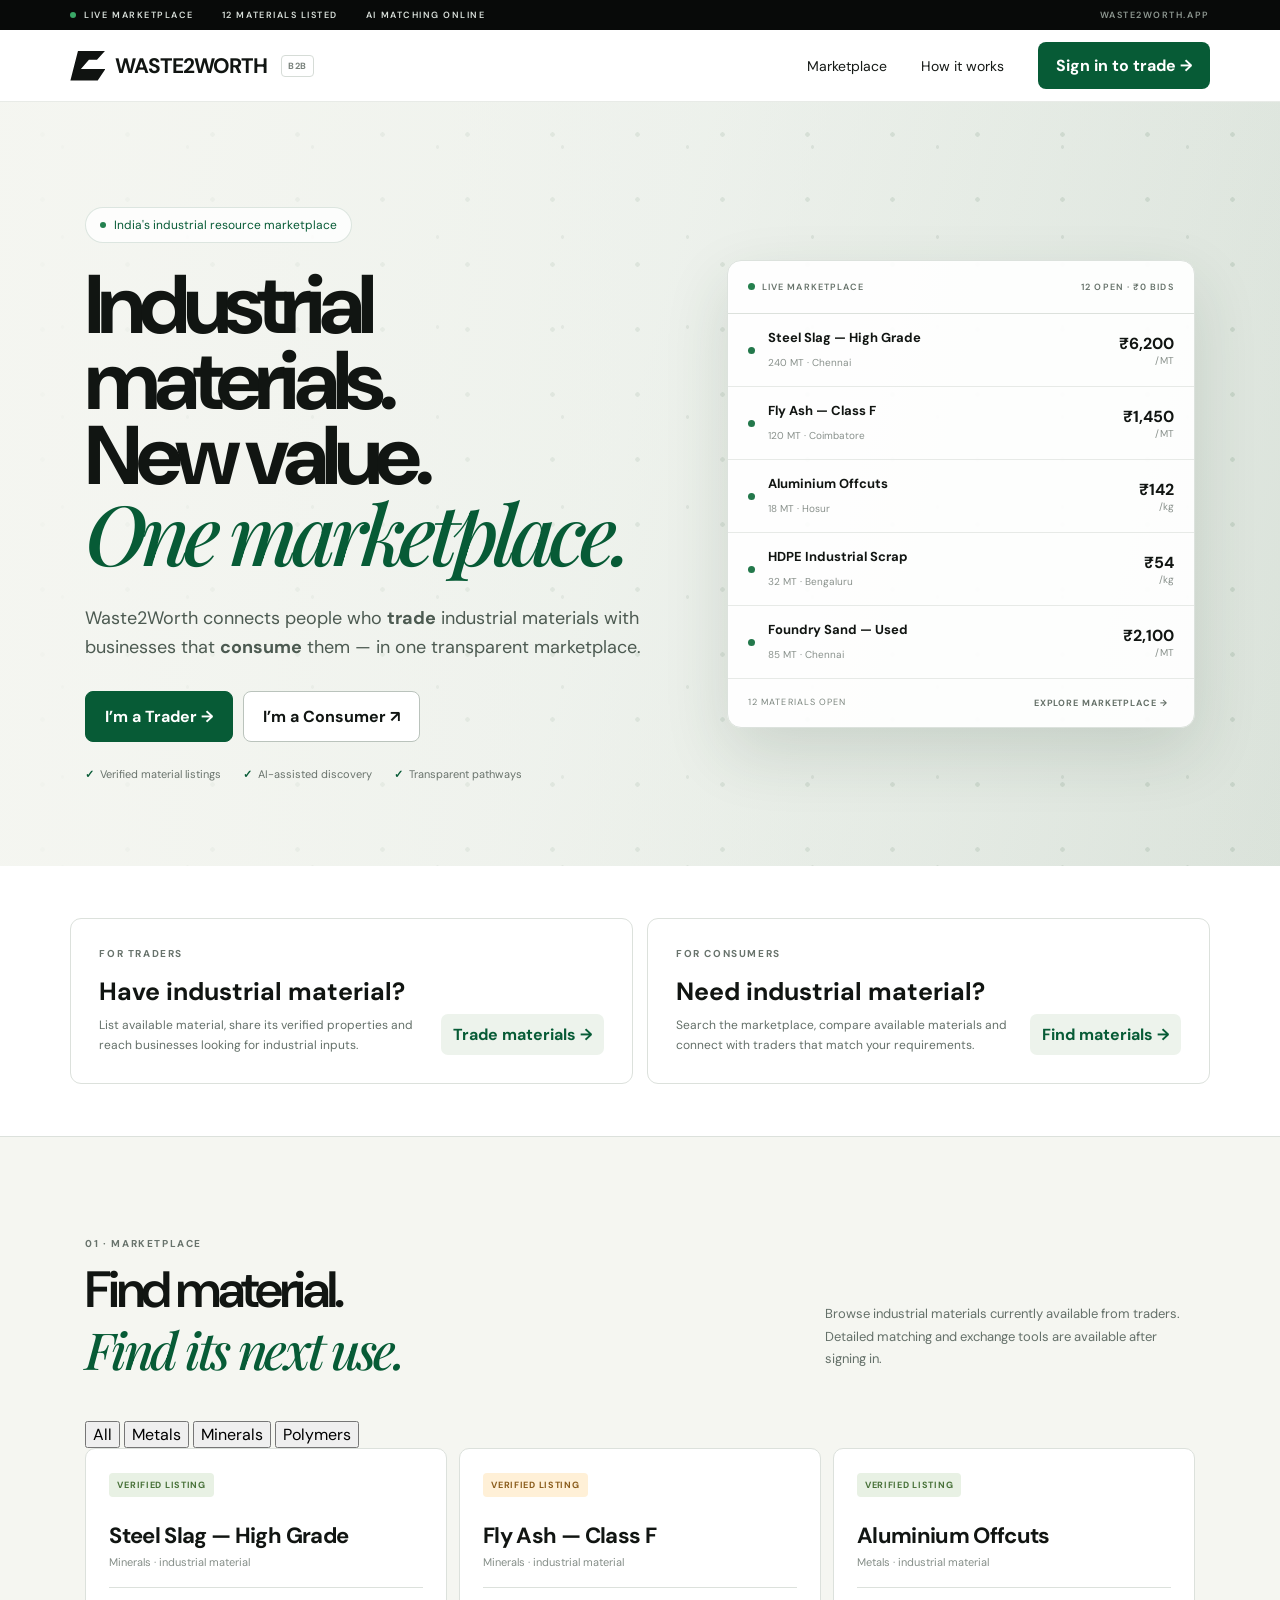
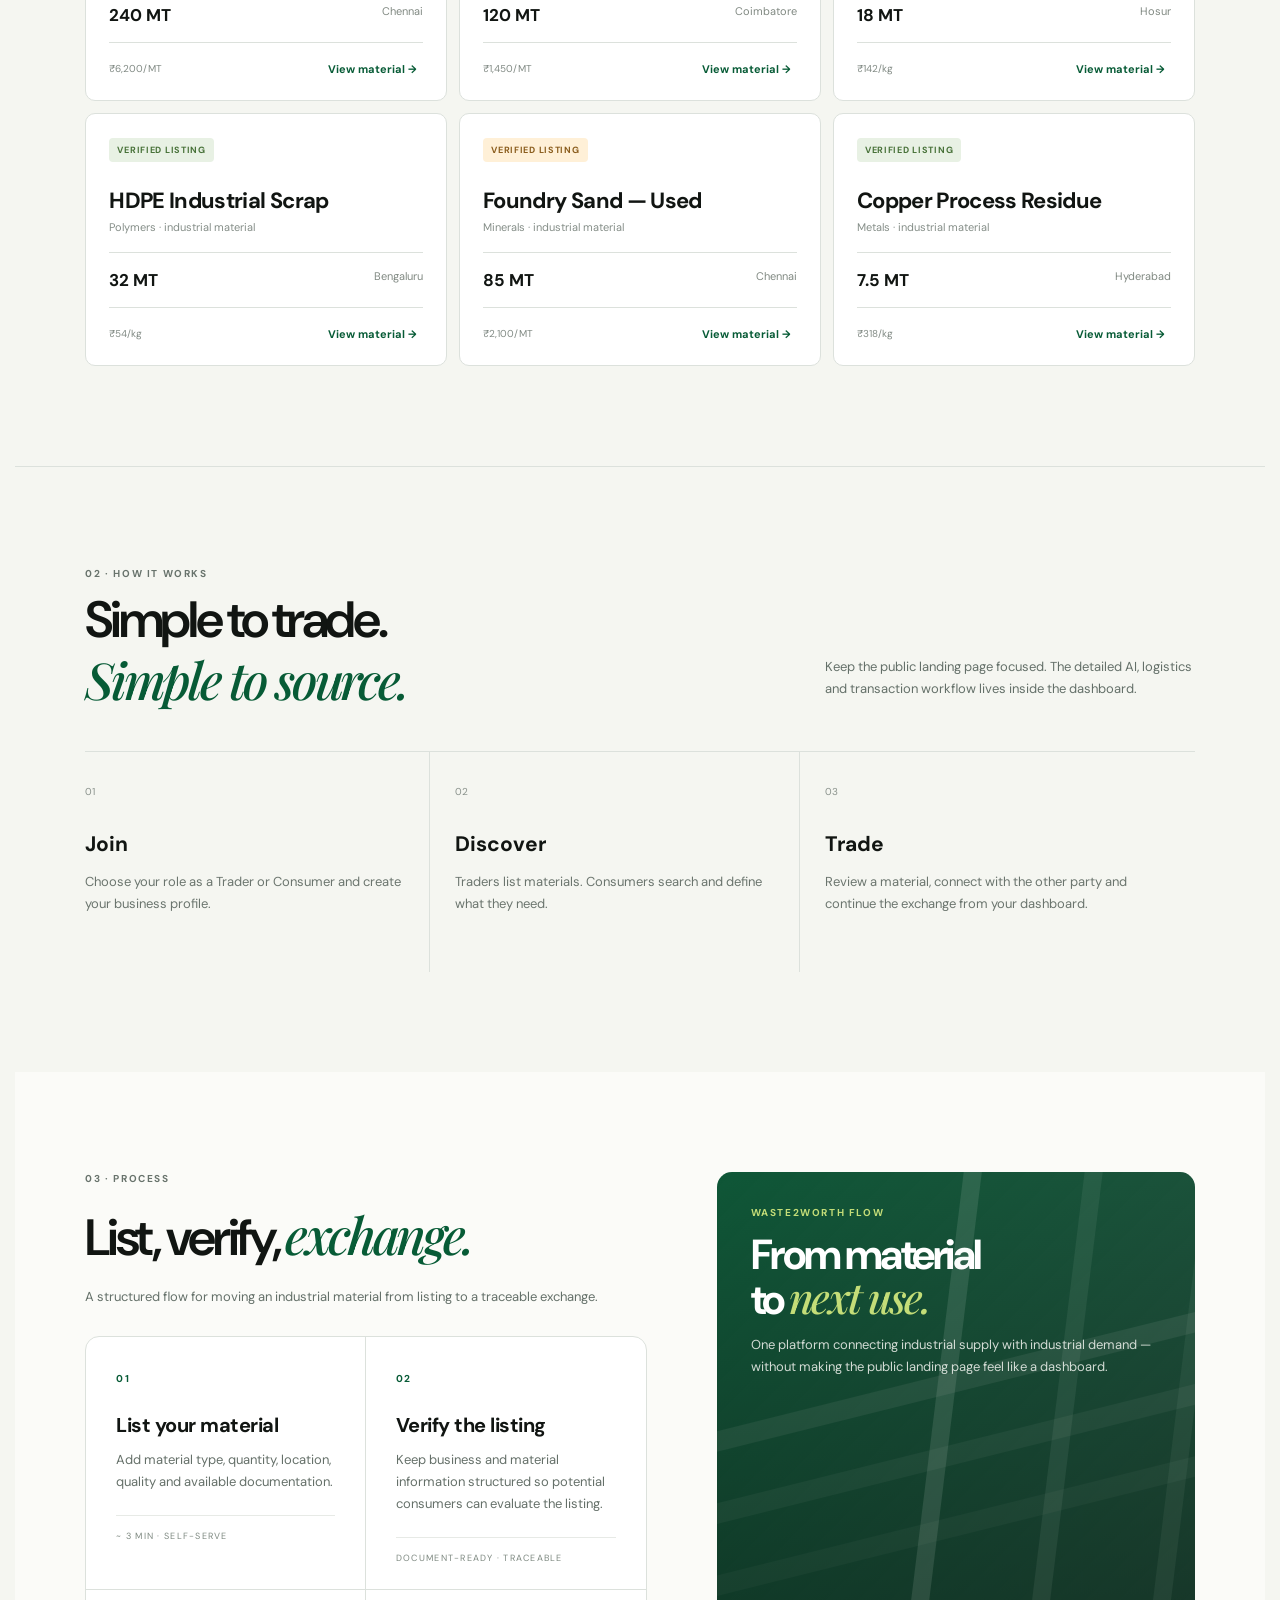
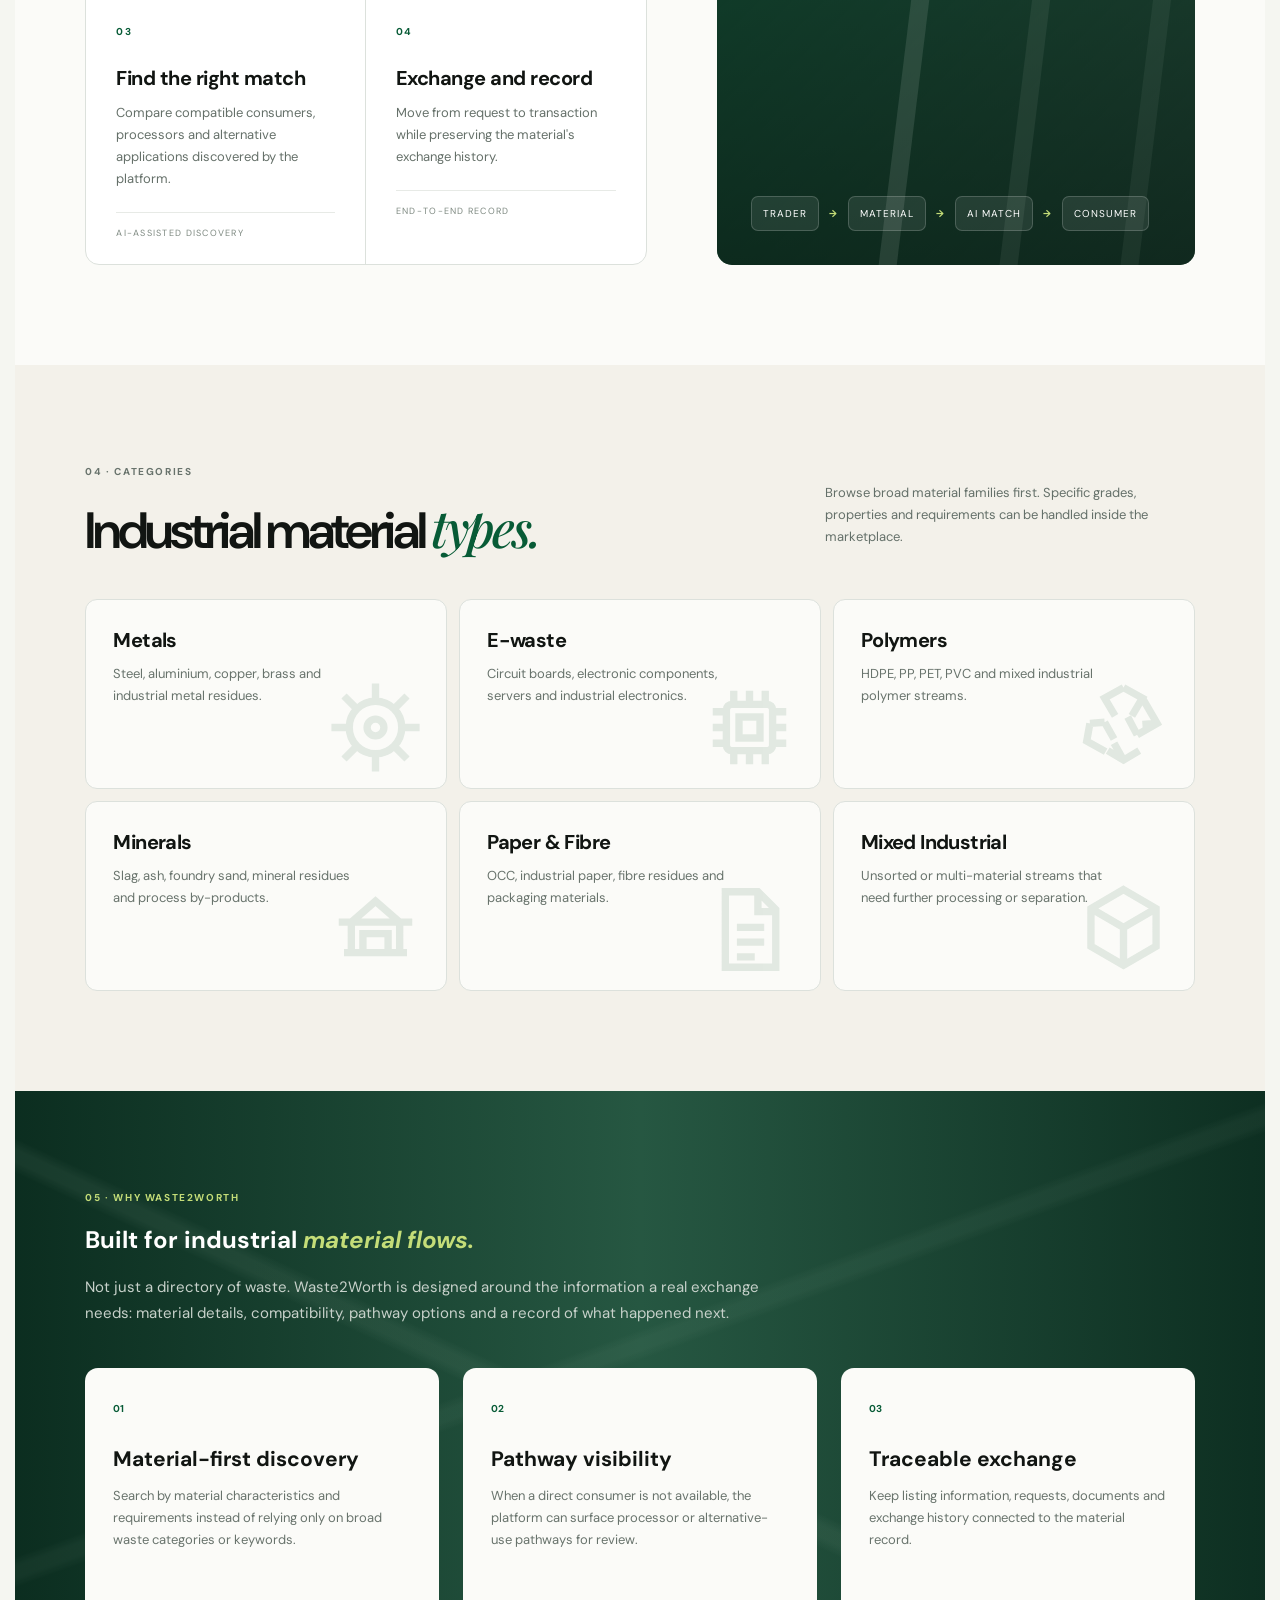
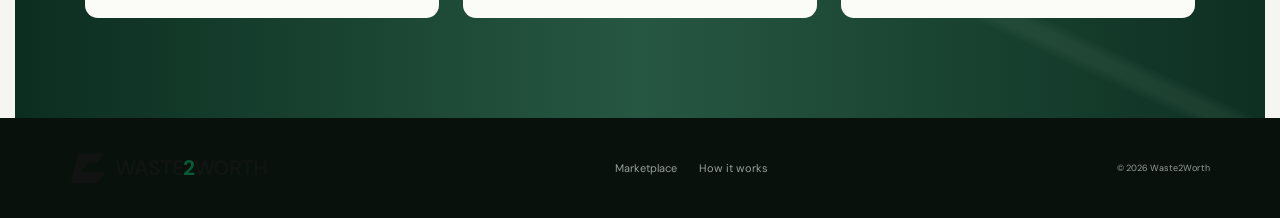
<file: index.html>
<!doctype html>
<html lang="en">
<head>
<meta charset="utf-8">
<meta name="viewport" content="width=device-width,initial-scale=1">
<title>Waste2Worth — Industrial Resource Marketplace</title>
<meta name="description" content="Waste2Worth is an industrial resource marketplace connecting traders and consumers with valuable industrial materials.">
<link rel="preconnect" href="https://fonts.googleapis.com">
<link rel="preconnect" href="https://fonts.googleapis.com">
<link href="https://fonts.googleapis.com/css2?family=DM+Sans:wght@400;500;600;700&family=Playfair+Display:ital,wght@0,500;0,600;1,500;1,600&display=swap" rel="stylesheet">
<style>
:root{
  --green:#075b36;--green-dark:#04472a;--ink:#111512;--muted:#647069;
  --paper:#f5f6f1;--white:#fff;--line:#dce1dc;--lime:#c4dd78;
}
*{box-sizing:border-box}html{scroll-behavior:smooth}
body{margin:0;background:var(--paper);color:var(--ink);font-family:"DM Sans",Arial,sans-serif}
button,a{font:inherit}.topbar{height:30px;background:#080a09;color:#d8dfda;display:flex;align-items:center;padding:0 5.5%;gap:28px;font:600 9px "DM Sans";letter-spacing:.17em}
.topbar .live:before{content:"";display:inline-block;width:6px;height:6px;border-radius:50%;background:#3aa867;margin-right:8px}.topbar .right{margin-left:auto;color:#8e9891}
.nav{height:72px;background:#fff;border-bottom:1px solid #e8ebe7;display:flex;align-items:center;padding:0 5.5%;position:sticky;top:0;z-index:20}
.logo{display:flex;align-items:center;gap:10px;color:var(--ink);text-decoration:none;font:700 21px "DM Sans";letter-spacing:-.05em}.logo-mark{width:35px;height:30px;background:#101311;clip-path:polygon(22% 0,100% 0,76% 31%,53% 31%,30% 62%,100% 62%,78% 100%,0 100%)}.logo span:last-child span{color:var(--green)}
.logo small{font-size:9px;border:1px solid #d6dcd7;border-radius:4px;padding:4px 6px;margin-left:4px;letter-spacing:.08em;color:#78817b}
.nav-links{display:flex;gap:34px;margin-left:auto;margin-right:34px}.nav-links a{font-size:14px;color:#151916;text-decoration:none}.nav-links a:hover{color:var(--green)}
.nav-actions{display:flex;align-items:center}.trade-btn{border:0;background:var(--green);color:#fff;border-radius:8px;padding:13px 18px;font-weight:700;cursor:pointer}.trade-btn:hover{background:var(--green-dark)}.primary{border:0;background:var(--green);color:#fff;border-radius:8px;padding:12px 17px;font-weight:600;cursor:pointer}.primary:hover{background:var(--green-dark)}
.menu{display:none;margin-left:auto;border:0;background:none;font-size:25px}
.hero{min-height:650px;position:relative;overflow:hidden;background:linear-gradient(105deg,#edf1ec 0%,#e6ede7 48%,#d3ddd4 100%)}
.hero:before{content:"";position:absolute;inset:0;opacity:.3;background-image:radial-gradient(circle,#7b9982 0 2px,transparent 2.5px),radial-gradient(circle,#8da293 0 1.5px,transparent 2px);background-size:85px 65px,125px 90px}
.hero:after{content:"";position:absolute;inset:0;background:linear-gradient(90deg,rgba(245,246,241,.94),rgba(245,246,241,.38) 62%,rgba(245,246,241,.22))}
.hero-inner{position:relative;z-index:2;max-width:1250px;margin:auto;padding:105px 5.5% 85px;display:grid;grid-template-columns:1.1fr .9fr;align-items:center;gap:70px}
.badge{display:inline-flex;align-items:center;padding:9px 14px;border:1px solid rgba(25,85,53,.14);background:#ffffffc9;border-radius:999px;color:var(--green);font-size:12px;margin-bottom:24px}.badge:before{content:"";width:6px;height:6px;border-radius:50%;background:#23804e;margin-right:8px}
h1{font:700 clamp(57px,6.5vw,91px)/.91 "DM Sans";letter-spacing:-.075em;margin:0 0 28px}h1 em{font-family:"Playfair Display";font-weight:500;color:var(--green)}
.hero p{font-size:18px;line-height:1.6;color:#4c5a51;max-width:640px;margin:0 0 30px}
.hero-buttons{display:flex;gap:10px}.role-btn{border-radius:8px;padding:14px 19px;font-weight:700;cursor:pointer}.trader{background:var(--green);border:1px solid var(--green);color:#fff}.consumer{background:#fff;border:1px solid #bac3bc;color:#101512}.hero-proof{display:flex;gap:22px;flex-wrap:wrap;color:#69736c;font-size:11px;margin-top:25px}.hero-proof span:before{content:"✓";color:var(--green);margin-right:6px;font-weight:700}
.market-preview{background:#fffffff0;border:1px solid #dce2dd;border-radius:14px;box-shadow:0 25px 65px #203d2a24;overflow:hidden}.market-head{height:53px;border-bottom:1px solid var(--line);display:flex;align-items:center;justify-content:space-between;padding:0 20px;color:#66726a;font:600 9px "DM Sans";letter-spacing:.12em}.dot{display:inline-block;width:7px;height:7px;background:#25804e;border-radius:50%;margin-right:7px}.listing{display:grid;grid-template-columns:8px 1fr auto;gap:12px;align-items:center;padding:15px 20px;border-bottom:1px solid #e7eae7}.listing .bullet{width:7px;height:7px;background:#23784b;border-radius:50%}.listing strong{display:block;font-size:13px;margin-bottom:4px}.listing small{font-size:10px;color:#89918c}.listing .price{font-size:16px;font-weight:700;text-align:right}.listing .price small{display:block;font-weight:400}.market-foot{padding:17px 20px;display:flex;justify-content:space-between;color:#7b857e;font-size:9px;letter-spacing:.12em}.market-foot button{border:0;background:none;color:#667169;font-size:9px;font-weight:700;letter-spacing:.1em;cursor:pointer}
.role-section{background:#fff;border-bottom:1px solid var(--line);padding:52px 5.5%}.role-inner{max-width:1150px;margin:auto;display:grid;grid-template-columns:1fr 1fr;gap:14px}.role-card{border:1px solid var(--line);border-radius:11px;padding:28px;background:#fff;display:flex;justify-content:space-between;align-items:end;transition:.2s}.role-card:hover{transform:translateY(-2px);box-shadow:0 15px 40px #203d2a0d}.role-card h3{font-size:25px;margin:0 0 8px}.role-card p{font-size:12px;color:var(--muted);max-width:380px;line-height:1.6;margin:0}.role-card button{border:0;background:#edf3ec;color:var(--green);border-radius:7px;padding:10px 12px;font-weight:700;white-space:nowrap}
.section{max-width:1250px;margin:auto;padding:100px 5.5%}.kicker{font:700 10px "DM Sans";letter-spacing:.16em;color:#68736c;margin-bottom:15px}.section-head{display:flex;justify-content:space-between;align-items:end;gap:30px;margin-bottom:38px}.section-head h2{font:600 51px/.98 "DM Sans";letter-spacing:-.065em;margin:0}.section-head h2 em{font:500 1em "Playfair Display";font-style:italic;color:var(--green)}.section-head p{max-width:370px;color:var(--muted);font-size:13px;line-height:1.7}
.market-grid{display:grid;grid-template-columns:repeat(3,1fr);gap:12px}.material-card{background:#fff;border:1px solid var(--line);border-radius:10px;padding:23px}.tag{display:inline-block;padding:6px 8px;border-radius:4px;background:#e8f1e4;color:#477138;font-size:9px;font-weight:700;letter-spacing:.08em}.tag.amber{background:#fff0d7;color:#8a5c1c}.material-card h3{font-size:22px;letter-spacing:-.03em;margin:24px 0 5px}.sub{font-size:11px;color:#858e88}.meta{display:flex;justify-content:space-between;border-block:1px solid var(--line);padding:16px 0;margin:18px 0}.meta b{font-size:17px}.meta span{font-size:11px;color:#808982}.card-bottom{display:flex;justify-content:space-between;align-items:center}.card-bottom small{color:#818a84;font-size:10px}.card-bottom button{border:0;background:none;color:var(--green);font-size:11px;font-weight:700;cursor:pointer}
.how{border-top:1px solid var(--line)}.steps{display:grid;grid-template-columns:repeat(3,1fr);border-top:1px solid var(--line)}.step{padding:27px 25px 5px 0;margin-right:25px;border-right:1px solid var(--line);min-height:220px}.step:last-child{border:0}.step-num{font-size:10px;color:#89918b}.step h3{font-size:21px;margin:30px 0 10px}.step p{font-size:13px;line-height:1.7;color:#6b756e}


footer{background:#09110c;color:#94a099;padding:35px 5.5%;display:flex;align-items:center;gap:35px}.footer-links{display:flex;gap:22px;margin:auto}.footer-links a{font-size:11px;color:#94a099;text-decoration:none}.footer-copy{font-size:9px}
.modal{display:none;position:fixed;inset:0;background:#07120dcc;z-index:50;place-items:center;padding:20px}.modal.open{display:grid}.modal-card{background:#fff;width:min(450px,100%);border-radius:12px;padding:34px;position:relative}.close{position:absolute;right:14px;top:9px;border:0;background:none;font-size:28px;cursor:pointer}.modal-card h3{font-size:30px;margin:5px 0 9px}.modal-card p{color:var(--muted);line-height:1.6}.modal-actions{display:grid;grid-template-columns:1fr 1fr;gap:9px;margin-top:22px}.modal-actions button{padding:13px;border-radius:7px;font-weight:700;cursor:pointer}.modal-actions .trader{border:1px solid var(--green)}.modal-actions .consumer{background:#fff}.modal-actions .demo{grid-column:1/-1;background:#edf4ef;border:1px solid #b8cfc0;color:#075b36}
@media(max-width:900px){.nav-links,.nav-actions{display:none}.menu{display:block}.hero-inner{grid-template-columns:1fr}.role-inner,.market-grid,.steps{grid-template-columns:1fr 1fr}.role-card{display:block}.role-card button{margin-top:15px}.stats{grid-template-columns:1fr 1fr}footer{flex-wrap:wrap}}
@media(max-width:580px){.topbar{gap:12px;font-size:7px}.topbar>div:nth-child(2),.topbar>div:nth-child(3){display:none}.hero-inner{padding:55px 5%}.hero h1{font-size:54px}.hero-buttons{flex-direction:column}.hero-buttons button{width:100%}.section{padding:70px 5%}.section-head{align-items:start;flex-direction:column}.section-head h2{font-size:42px}.market-grid,.role-inner,.steps,.metric-row{grid-template-columns:1fr}.listing:nth-child(n+5){display:none}.footer-links{margin:18px 0;flex-wrap:wrap}}

.process-showcase{background:#fbfbf8}
.process-layout{display:grid;grid-template-columns:1.08fr .92fr;gap:70px;align-items:stretch}
.process-grid{display:grid;grid-template-columns:1fr 1fr;border:1px solid var(--line);border-radius:14px;overflow:hidden;background:#fff}
.process-card{padding:29px 30px 25px;min-height:245px;border-right:1px solid var(--line);border-bottom:1px solid var(--line)}
.process-card:nth-child(2n){border-right:0}
.process-card:nth-child(n+3){border-bottom:0}
.process-card .step-num{color:var(--green);font-weight:700;letter-spacing:.12em}
.process-card h3{font-size:20px;letter-spacing:-.025em;margin:25px 0 11px}
.process-card p{font-size:13px;color:#657069;line-height:1.7;margin:0}
.process-card small{display:block;margin-top:22px;padding-top:14px;border-top:1px solid #e7eae6;color:#7e8981;font-size:9px;letter-spacing:.14em}
.process-visual{min-height:520px;border-radius:15px;overflow:hidden;position:relative;background:
linear-gradient(135deg,rgba(7,91,54,.96),rgba(6,47,31,.82)),
repeating-linear-gradient(90deg,transparent 0 58px,rgba(255,255,255,.08) 59px 61px),
repeating-linear-gradient(0deg,transparent 0 72px,rgba(255,255,255,.055) 73px 75px)}
.process-visual:before,.process-visual:after{content:"";position:absolute;background:rgba(216,230,217,.12)}
.process-visual:before{width:150%;height:20px;left:-20%;top:28%;transform:rotate(-14deg);box-shadow:0 70px 0 rgba(216,230,217,.09),0 140px 0 rgba(216,230,217,.07)}
.process-visual:after{width:18px;height:130%;left:42%;top:-10%;transform:rotate(7deg);box-shadow:120px 0 0 rgba(216,230,217,.07),240px 0 0 rgba(216,230,217,.06)}
.process-overlay{position:absolute;inset:0;padding:34px;color:#fff;display:flex;flex-direction:column;justify-content:space-between;background:linear-gradient(180deg,rgba(3,24,15,.15),rgba(3,24,15,.72))}
.process-overlay .kicker{color:#c4dd78}
.process-overlay h3{font-size:42px;line-height:1;letter-spacing:-.06em;max-width:420px;margin:10px 0}
.process-overlay h3 em{font-family:"Playfair Display";font-weight:500;color:#c4dd78}
.process-overlay p{max-width:440px;color:#d2dbd4;font-size:13px;line-height:1.7}
.process-route{display:flex;align-items:center;gap:10px;font-size:10px;letter-spacing:.1em}
.process-route span{background:#ffffff16;border:1px solid #ffffff2e;border-radius:7px;padding:10px 11px}.process-route b{color:#c4dd78}

.categories-section{background:#f3f1ea}
.category-grid{display:grid;grid-template-columns:repeat(3,1fr);gap:12px}
.category-card{background:#fbfbf8;border:1px solid var(--line);border-radius:12px;min-height:190px;padding:27px;position:relative;overflow:hidden}
.category-card h3{font-size:20px;margin:0 0 10px;letter-spacing:-.03em}
.category-card p{max-width:250px;margin:0;color:#68736c;font-size:13px;line-height:1.65}
.category-icon{position:absolute;right:18px;bottom:8px;width:105px;height:105px;color:#dfe7df;opacity:.9}
.category-icon svg{width:100%;height:100%}

.why-section{position:relative;overflow:hidden;color:#fff;background:
linear-gradient(90deg,rgba(4,39,25,.97),rgba(4,61,37,.86),rgba(4,39,25,.96)),
repeating-linear-gradient(90deg,transparent 0 95px,rgba(255,255,255,.035) 96px 98px)}
.why-section:before{content:"";position:absolute;inset:0;background:
linear-gradient(25deg,transparent 0 45%,rgba(185,214,192,.09) 46% 47%,transparent 48% 100%),
linear-gradient(-20deg,transparent 0 54%,rgba(185,214,192,.07) 55% 56%,transparent 57% 100%);opacity:.8}
.why-inner{position:relative;z-index:1}
.why-section .kicker{color:#c4dd78}
.why-section h2{color:#fff}.why-section h2 em{color:#c4dd78}
.why-intro{color:#c7d1ca;max-width:720px;font-size:15px;line-height:1.7;margin:0 0 42px}
.why-grid{display:grid;grid-template-columns:repeat(3,1fr);gap:24px}
.why-card{background:#fbfbf8;color:#111512;border-radius:13px;padding:28px;min-height:250px}
.why-card .step-num{color:var(--green);font-weight:700}
.why-card h3{font-size:21px;margin:28px 0 12px}
.why-card p{font-size:13px;color:#68736c;line-height:1.7;margin:0}


@media(max-width:900px){
 .process-layout{grid-template-columns:1fr}.process-visual{min-height:430px}.category-grid,.why-grid{grid-template-columns:1fr 1fr}
}
@media(max-width:580px){
 .process-grid{grid-template-columns:1fr}.process-card{border-right:0!important;border-bottom:1px solid var(--line)!important}.process-card:last-child{border-bottom:0!important}
 .category-grid,.why-grid{grid-template-columns:1fr}.process-overlay h3{font-size:36px}.process-route{flex-wrap:wrap}
}

</style>
</head>
<body>

<div class="topbar">
  <div class="live">LIVE MARKETPLACE</div><div>12 MATERIALS LISTED</div><div>AI MATCHING ONLINE</div><div class="right">WASTE2WORTH.APP</div>
</div>

<header class="nav">
  <a class="logo" href="index.html"><span class="logo-mark"></span><span>WASTE<span>2</span>WORTH</span><small>B2B</small></a>
  <nav class="nav-links" id="navLinks">
    <a href="#marketplace">Marketplace</a>
    <a href="#how">How it works</a>
  </nav>
  <div class="nav-actions">
    <button class="trade-btn" onclick="openRoleModal('Sign in to trade')">Sign in to trade →</button>
  </div>
  <button class="menu" onclick="document.getElementById('navLinks').classList.toggle('show')">☰</button>
</header>

<section class="hero">
  <div class="hero-inner">
    <div class="hero-copy">
      <div class="badge">India's industrial resource marketplace</div>
      <h1>Industrial materials.<br>New value.<br><em>One marketplace.</em></h1>
      <p>Waste2Worth connects people who <strong>trade</strong> industrial materials with businesses that <strong>consume</strong> them — in one transparent marketplace.</p>
      <div class="hero-buttons">
        <button class="role-btn trader" onclick="openRoleModal('I am a Trader')">I’m a Trader →</button>
        <button class="role-btn consumer" onclick="openRoleModal('I am a Consumer')">I’m a Consumer ↗</button>
      </div>
      <div class="hero-proof"><span>Verified material listings</span><span>AI-assisted discovery</span><span>Transparent pathways</span></div>
    </div>

    <aside class="market-preview">
      <div class="market-head"><span><i class="dot"></i>LIVE MARKETPLACE</span><span>12 OPEN · ₹0 BIDS</span></div>
      <div id="heroListings"></div>
      <div class="market-foot"><span>12 MATERIALS OPEN</span><button onclick="document.getElementById('marketplace').scrollIntoView()">EXPLORE MARKETPLACE →</button></div>
    </aside>
  </div>
</section>

<section class="role-section">
  <div class="role-inner">
    <article class="role-card">
      <div><div class="kicker">FOR TRADERS</div><h3>Have industrial material?</h3><p>List available material, share its verified properties and reach businesses looking for industrial inputs.</p></div>
      <button onclick="openRoleModal('Trader')">Trade materials →</button>
    </article>
    <article class="role-card">
      <div><div class="kicker">FOR CONSUMERS</div><h3>Need industrial material?</h3><p>Search the marketplace, compare available materials and connect with traders that match your requirements.</p></div>
      <button onclick="openRoleModal('Consumer')">Find materials →</button>
    </article>
  </div>
</section>

<section class="section" id="marketplace">
  <div class="section-head">
    <div><div class="kicker">01 · MARKETPLACE</div><h2>Find material.<br><em>Find its next use.</em></h2></div>
    <p>Browse industrial materials currently available from traders. Detailed matching and exchange tools are available after signing in.</p>
  </div>
  <div class="filters">
    <button class="filter active" onclick="filterMaterials('All',this)">All</button>
    <button class="filter" onclick="filterMaterials('Metals',this)">Metals</button>
    <button class="filter" onclick="filterMaterials('Minerals',this)">Minerals</button>
    <button class="filter" onclick="filterMaterials('Polymers',this)">Polymers</button>
  </div>
  <div class="market-grid" id="materials"></div>
</section>

<section class="section how" id="how">
  <div class="section-head">
    <div><div class="kicker">02 · HOW IT WORKS</div><h2>Simple to trade.<br><em>Simple to source.</em></h2></div>
    <p>Keep the public landing page focused. The detailed AI, logistics and transaction workflow lives inside the dashboard.</p>
  </div>
  <div class="steps">
    <article class="step"><span class="step-num">01</span><h3>Join</h3><p>Choose your role as a Trader or Consumer and create your business profile.</p></article>
    <article class="step"><span class="step-num">02</span><h3>Discover</h3><p>Traders list materials. Consumers search and define what they need.</p></article>
    <article class="step"><span class="step-num">03</span><h3>Trade</h3><p>Review a material, connect with the other party and continue the exchange from your dashboard.</p></article>
  </div>
</section>
<section class="section process-showcase">
  <div class="process-layout">
    <div>
      <div class="kicker">03 · PROCESS</div>
      <div class="section-head" style="display:block;margin-bottom:28px">
        <h2>List, verify, <em>exchange.</em></h2>
        <p style="margin-top:18px;max-width:650px">A structured flow for moving an industrial material from listing to a traceable exchange.</p>
      </div>
      <div class="process-grid">
        <article class="process-card"><span class="step-num">01</span><h3>List your material</h3><p>Add material type, quantity, location, quality and available documentation.</p><small>~ 3 MIN · SELF-SERVE</small></article>
        <article class="process-card"><span class="step-num">02</span><h3>Verify the listing</h3><p>Keep business and material information structured so potential consumers can evaluate the listing.</p><small>DOCUMENT-READY · TRACEABLE</small></article>
        <article class="process-card"><span class="step-num">03</span><h3>Find the right match</h3><p>Compare compatible consumers, processors and alternative applications discovered by the platform.</p><small>AI-ASSISTED DISCOVERY</small></article>
        <article class="process-card"><span class="step-num">04</span><h3>Exchange and record</h3><p>Move from request to transaction while preserving the material's exchange history.</p><small>END-TO-END RECORD</small></article>
      </div>
    </div>
    <div class="process-visual">
      <div class="process-overlay">
        <div>
          <div class="kicker">WASTE2WORTH FLOW</div>
          <h3>From material<br>to <em>next use.</em></h3>
          <p>One platform connecting industrial supply with industrial demand — without making the public landing page feel like a dashboard.</p>
        </div>
        <div class="process-route"><span>TRADER</span><b>→</b><span>MATERIAL</span><b>→</b><span>AI MATCH</span><b>→</b><span>CONSUMER</span></div>
      </div>
    </div>
  </div>
</section>
<section class="section categories-section">
  <div class="section-head">
    <div><div class="kicker">04 · CATEGORIES</div><h2>Industrial material <em>types.</em></h2></div>
    <p>Browse broad material families first. Specific grades, properties and requirements can be handled inside the marketplace.</p>
  </div>
  <div class="category-grid">
    <article class="category-card"><h3>Metals</h3><p>Steel, aluminium, copper, brass and industrial metal residues.</p><div class="category-icon"><svg viewBox="0 0 100 100" fill="none" stroke="currentColor" stroke-width="7"><circle cx="50" cy="50" r="25"/><circle cx="50" cy="50" r="8"/><path d="M50 8v17M50 75v17M8 50h17M75 50h17M20 20l12 12M68 68l12 12M80 20L68 32M32 68L20 80"/></svg></div></article>
    <article class="category-card"><h3>E-waste</h3><p>Circuit boards, electronic components, servers and industrial electronics.</p><div class="category-icon"><svg viewBox="0 0 100 100" fill="none" stroke="currentColor" stroke-width="7"><rect x="28" y="28" width="44" height="44" rx="5"/><rect x="40" y="40" width="20" height="20"/><path d="M15 35h13M15 50h13M15 65h13M72 35h13M72 50h13M72 65h13M35 15v13M50 15v13M65 15v13M35 72v13M50 72v13M65 72v13"/></svg></div></article>
    <article class="category-card"><h3>Polymers</h3><p>HDPE, PP, PET, PVC and mixed industrial polymer streams.</p><div class="category-icon"><svg viewBox="0 0 100 100" fill="none" stroke="currentColor" stroke-width="7"><path d="M50 12l18 10-10 17M50 12L32 22l10 17M68 22l14 24-19 11M82 46l-14 1M63 57l-9-17M18 46l14-1M18 46l-3 17 18 10M35 72l15 9 15-9M50 81l-9-16M32 45l9 16"/></svg></div></article>
    <article class="category-card"><h3>Minerals</h3><p>Slag, ash, foundry sand, mineral residues and process by-products.</p><div class="category-icon"><svg viewBox="0 0 100 100" fill="none" stroke="currentColor" stroke-width="7"><path d="M20 72h60M27 72V43l23-20 23 20v29M38 72V54h24v18M15 43h70"/></svg></div></article>
    <article class="category-card"><h3>Paper & Fibre</h3><p>OCC, industrial paper, fibre residues and packaging materials.</p><div class="category-icon"><svg viewBox="0 0 100 100" fill="none" stroke="currentColor" stroke-width="7"><path d="M27 14h31l17 17v55H27zM58 14v19h17M38 48h26M38 62h26M38 76h17"/></svg></div></article>
    <article class="category-card"><h3>Mixed Industrial</h3><p>Unsorted or multi-material streams that need further processing or separation.</p><div class="category-icon"><svg viewBox="0 0 100 100" fill="none" stroke="currentColor" stroke-width="7"><path d="M50 12l31 18v36L50 84 19 66V30zM19 30l31 18 31-18M50 48v36"/></svg></div></article>
  </div>
</section>




<section class="section why-section">
  <div class="why-inner">
    <div class="kicker">05 · WHY WASTE2WORTH</div>
    <h2>Built for industrial <em>material flows.</em></h2>
    <p class="why-intro">Not just a directory of waste. Waste2Worth is designed around the information a real exchange needs: material details, compatibility, pathway options and a record of what happened next.</p>
    <div class="why-grid">
      <article class="why-card"><span class="step-num">01</span><h3>Material-first discovery</h3><p>Search by material characteristics and requirements instead of relying only on broad waste categories or keywords.</p></article>
      <article class="why-card"><span class="step-num">02</span><h3>Pathway visibility</h3><p>When a direct consumer is not available, the platform can surface processor or alternative-use pathways for review.</p></article>
      <article class="why-card"><span class="step-num">03</span><h3>Traceable exchange</h3><p>Keep listing information, requests, documents and exchange history connected to the material record.</p></article>
    </div>
  </div>
</section>
<footer>
  <a class="logo" href="#"><span class="logo-mark"></span><span>WASTE<span>2</span>WORTH</span></a>
  <div class="footer-links"><a href="#marketplace">Marketplace</a><a href="#how">How it works</a></div>
  <div class="footer-copy">© 2026 Waste2Worth</div>
</footer>

<div class="modal" id="modal">
  <div class="modal-card">
    <button class="close" onclick="closeModal()">×</button>
    <div class="kicker">WASTE2WORTH</div>
    <h3 id="modalTitle">Choose your role</h3>
    <p id="modalText">Continue as a Trader or Consumer.</p>
    <div class="modal-actions">
      <button class="trader" onclick="continueRole('Trader')">Trader →</button>
      <button class="consumer" onclick="continueRole('Consumer')">Consumer →</button>
    </div>
  </div>
</div>

<script>
const materials=[
 {name:"Steel Slag — High Grade",cat:"Minerals",meta:"240 MT · Chennai",price:"₹6,200",unit:"/MT"},
 {name:"Fly Ash — Class F",cat:"Minerals",meta:"120 MT · Coimbatore",price:"₹1,450",unit:"/MT"},
 {name:"Aluminium Offcuts",cat:"Metals",meta:"18 MT · Hosur",price:"₹142",unit:"/kg"},
 {name:"HDPE Industrial Scrap",cat:"Polymers",meta:"32 MT · Bengaluru",price:"₹54",unit:"/kg"},
 {name:"Foundry Sand — Used",cat:"Minerals",meta:"85 MT · Chennai",price:"₹2,100",unit:"/MT"},
 {name:"Copper Process Residue",cat:"Metals",meta:"7.5 MT · Hyderabad",price:"₹318",unit:"/kg"}
];
function renderHero(){
 document.getElementById("heroListings").innerHTML=materials.slice(0,5).map(x=>`<div class="listing"><span class="bullet"></span><div><strong>${x.name}</strong><small>${x.meta}</small></div><div class="price">${x.price}<small>${x.unit}</small></div></div>`).join("");
}
function renderMaterials(filter="All"){
 const arr=filter==="All"?materials:materials.filter(x=>x.cat===filter);
 document.getElementById("materials").innerHTML=arr.map((x,i)=>`<article class="material-card"><span class="tag ${i%3===1?"amber":""}">VERIFIED LISTING</span><h3>${x.name}</h3><div class="sub">${x.cat} · industrial material</div><div class="meta"><b>${x.meta.split(" · ")[0]}</b><span>${x.meta.split(" · ")[1]}</span></div><div class="card-bottom"><small>${x.price}${x.unit}</small><button onclick="openRoleModal('View material')">View material →</button></div></article>`).join("");
}
function filterMaterials(cat,btn){document.querySelectorAll(".filter").forEach(x=>x.classList.remove("active"));btn.classList.add("active");renderMaterials(cat)}
function openRoleModal(title){document.getElementById("modalTitle").textContent=title;document.getElementById("modalText").textContent="Use login/signup for the trader workspace, or explore the buyer demo without an account.";document.getElementById("modal").classList.add("open")}
function closeModal(){document.getElementById("modal").classList.remove("open")}
function continueRole(role){
  if(role === 'Trader'){
    window.location.href = 'trader/login.html';
    return;
  }
  window.location.href = 'consumer/marketplace.html';
}
renderHero();renderMaterials();
document.getElementById("modal").addEventListener("click",e=>{if(e.target.id==="modal")closeModal()});
</script>
</body>
</html>
</file>
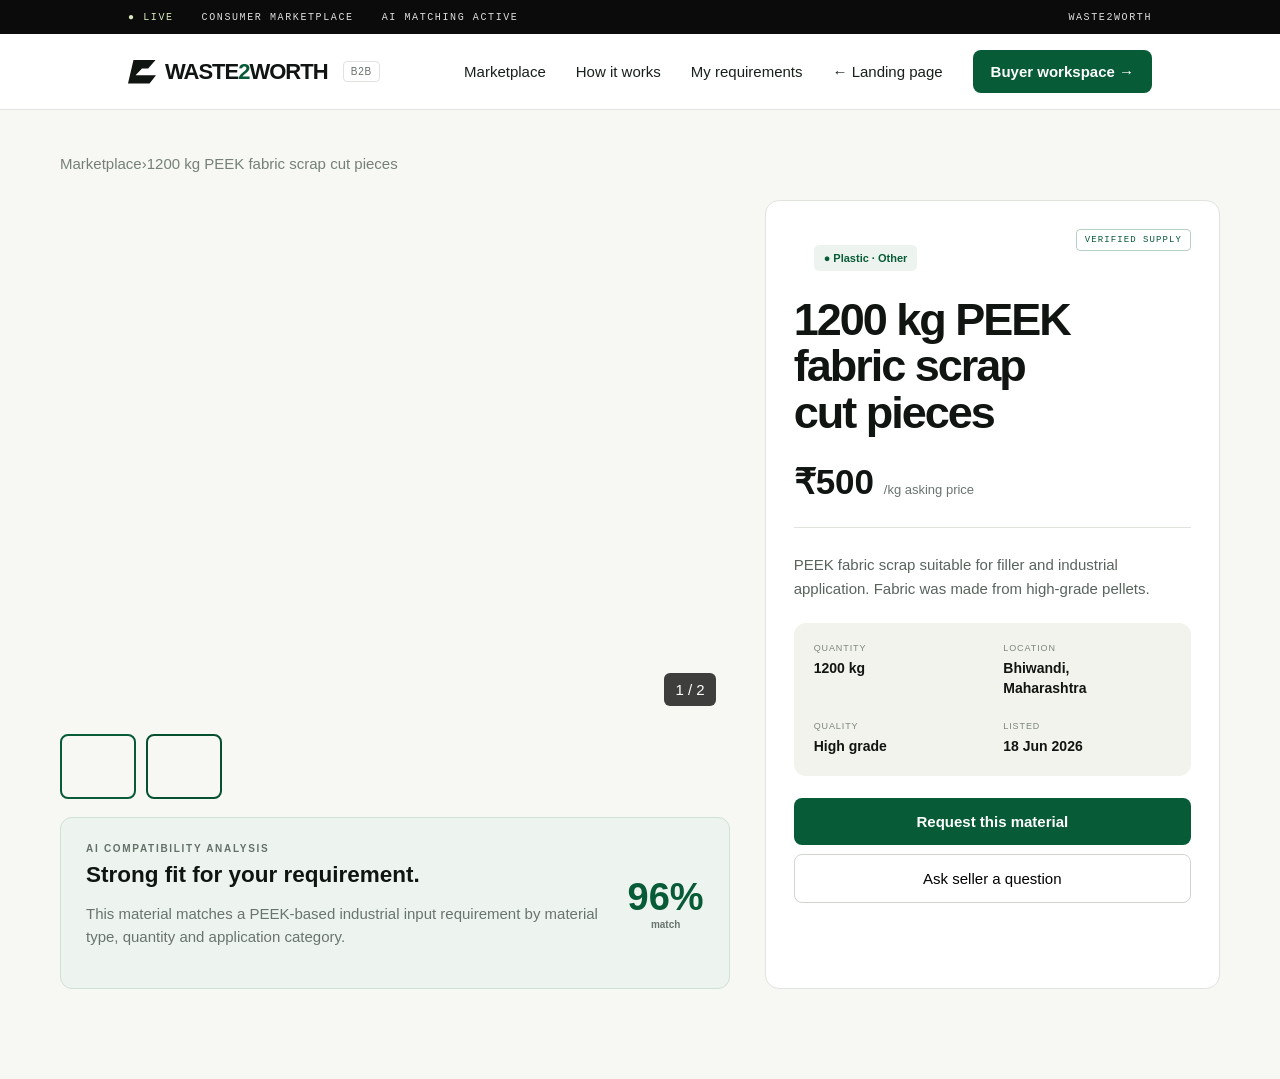
<file: consumer/listing.html>
<!doctype html>
<html lang="en"><head><meta charset="utf-8"><meta name="viewport" content="width=device-width,initial-scale=1"><title>Waste2Worth — Material Details</title><link rel="stylesheet" href="style.css"></head>
<body>
<div class="status"><span>● LIVE</span><span>CONSUMER MARKETPLACE</span><span>AI MATCHING ACTIVE</span><span class="right">WASTE2WORTH</span></div>
<header class="nav"><a class="brand" href="../index.html"><i></i>WASTE<span>2</span>WORTH <small>B2B</small></a><nav><a href="marketplace.html">Marketplace</a><a href="marketplace.html#how">How it works</a><a href="marketplace.html#requirements">My requirements</a></nav><a class="signin" href="../index.html">← Landing page</a><a class="post" href="workspace.html">Buyer workspace →</a></header>
<main class="detail">
  <div class="crumb"><a href="marketplace.html">Marketplace</a><span>›</span>1200 kg PEEK fabric scrap cut pieces</div>
  <div class="detail-grid">
    <div>
      <div class="hero-photo photo1"><span>1 / 2</span></div>
      <div class="thumbs"><div class="photo1"></div><div class="photo1 alt"></div></div>
      <section class="match-panel"><div><div class="eyebrow">AI COMPATIBILITY ANALYSIS</div><h2>Strong fit for your requirement.</h2><p>This material matches a PEEK-based industrial input requirement by material type, quantity and application category.</p></div><strong>96%<small>match</small></strong></section>
    </div>
    <aside class="detail-card">
      <div class="tag">● Plastic · Other</div><span class="status-pill">VERIFIED SUPPLY</span>
      <h1>1200 kg PEEK<br>fabric scrap<br>cut pieces</h1>
      <div class="price">₹500 <small>/kg asking price</small></div>
      <hr><p>PEEK fabric scrap suitable for filler and industrial application. Fabric was made from high-grade pellets.</p>
      <div class="facts"><div><small>QUANTITY</small><b>1200 kg</b></div><div><small>LOCATION</small><b>Bhiwandi,<br>Maharashtra</b></div><div><small>QUALITY</small><b>High grade</b></div><div><small>LISTED</small><b>18 Jun 2026</b></div></div>
      <button class="request" id="requestMaterial">Request this material</button>
      <button class="secondary" id="askSeller">Ask seller a question</button><div id="listingNotice" class="notice"></div>
    </aside>
  </div>
</main>
<script src="app.js"></script>
</body></html>
</file>
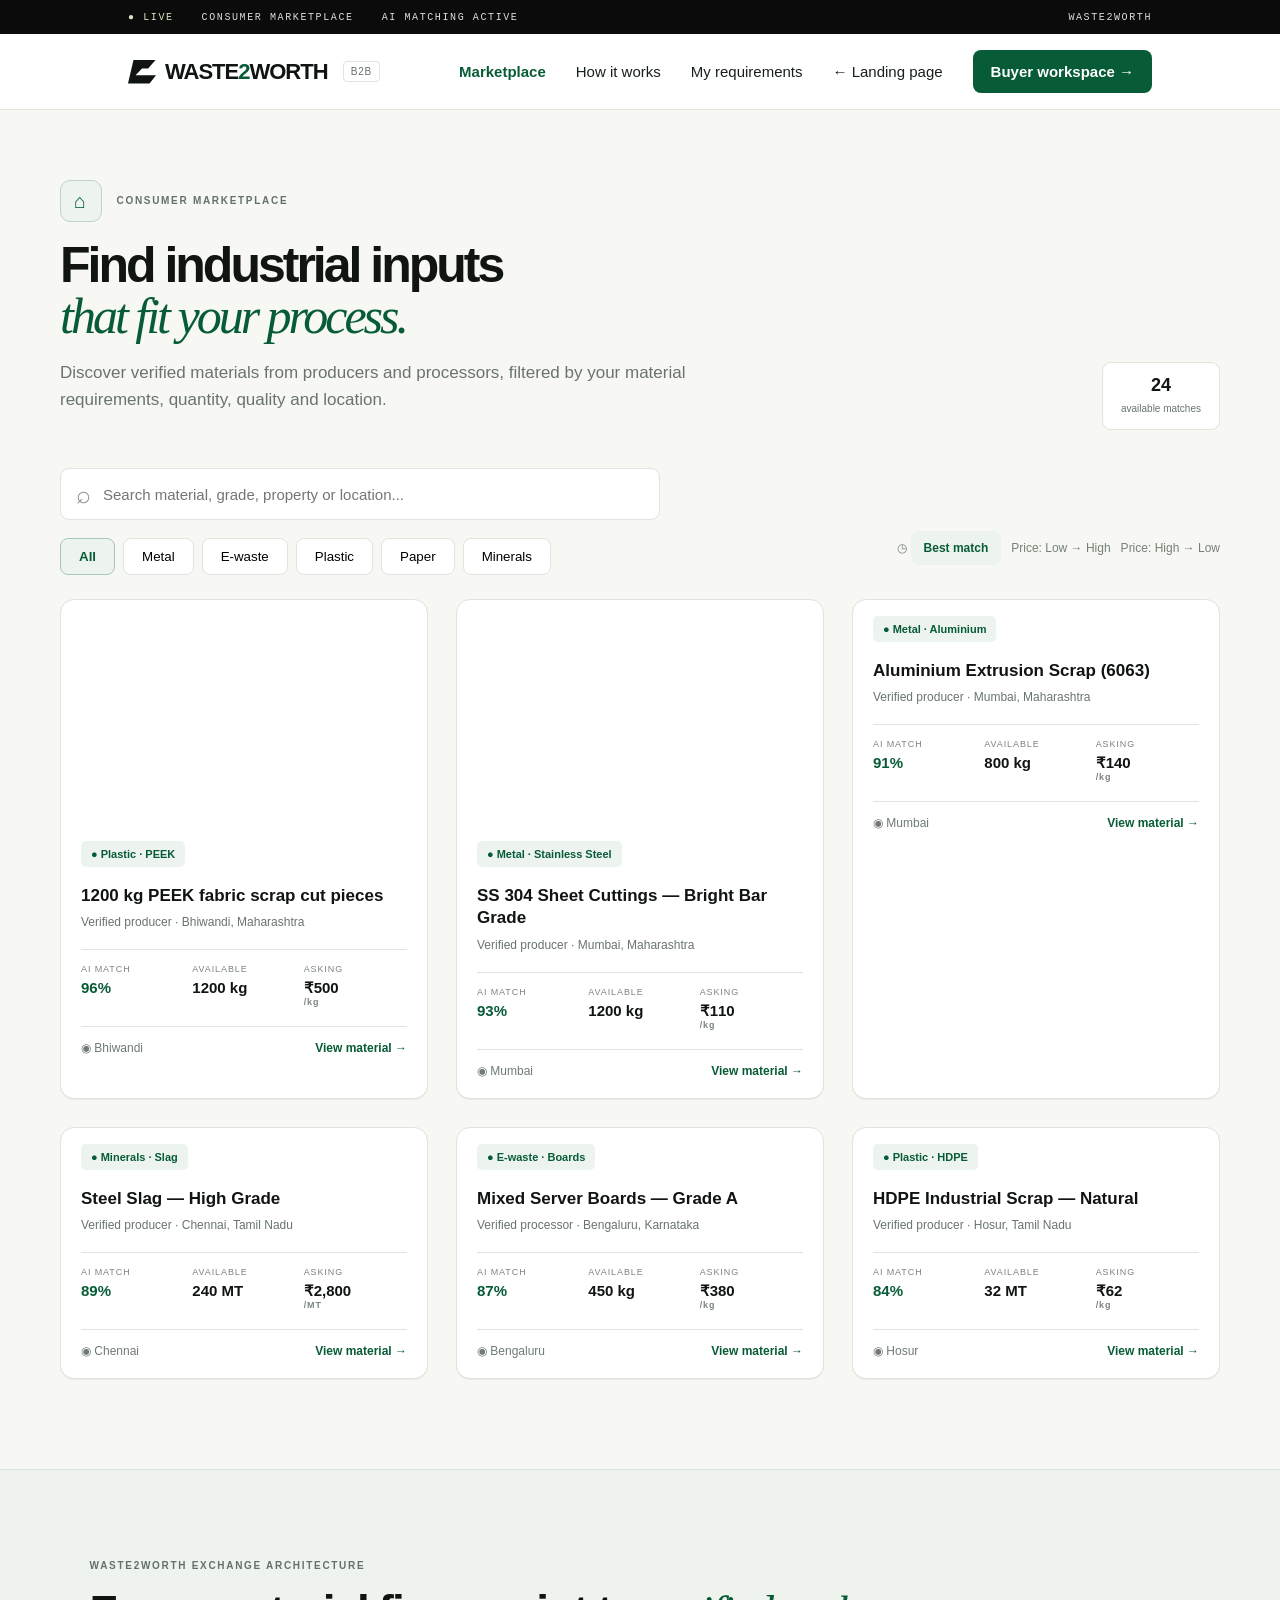
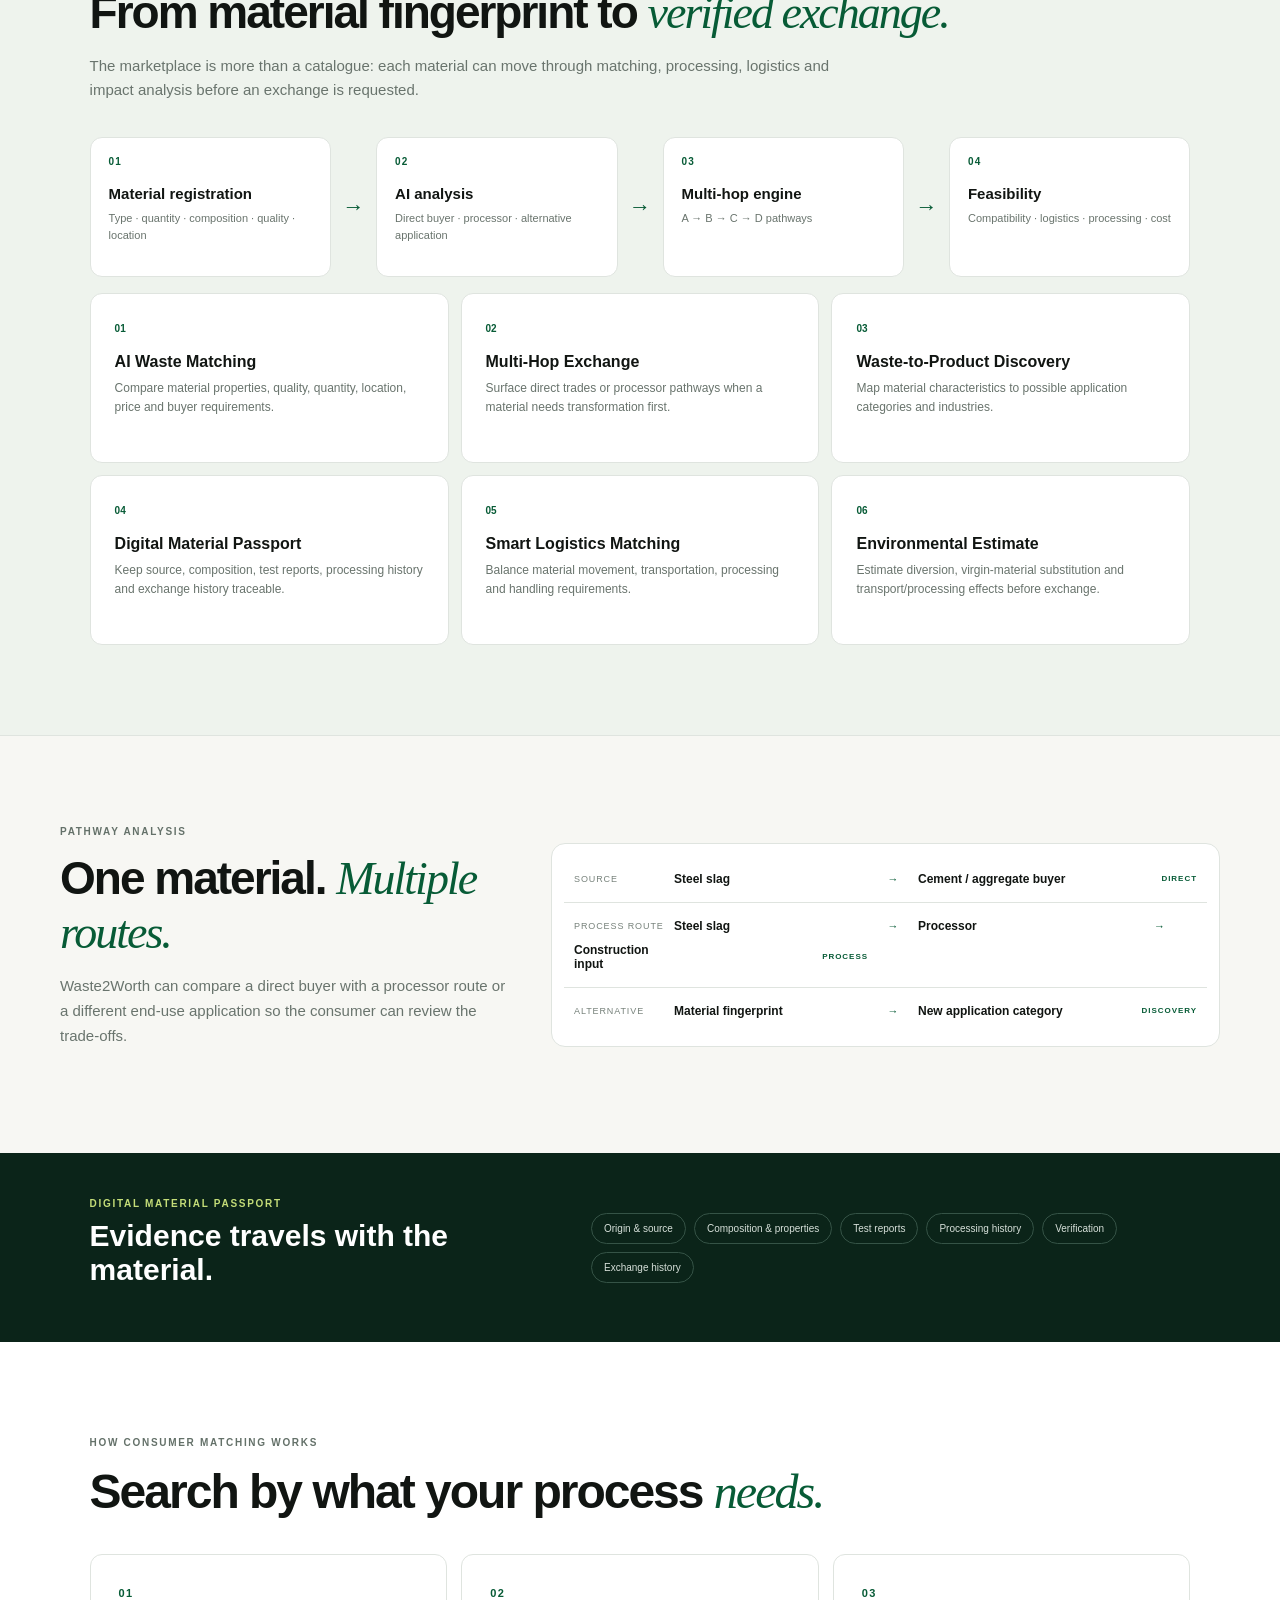
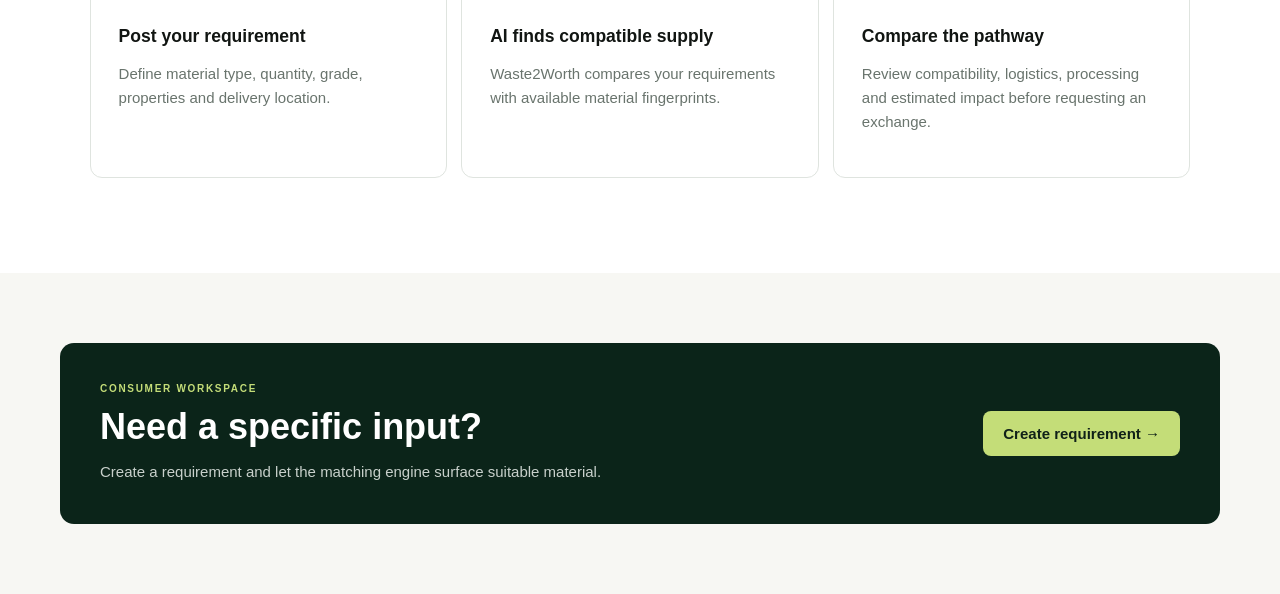
<file: consumer/marketplace.html>
<!doctype html>
<html lang="en">
<head>
<meta charset="utf-8"><meta name="viewport" content="width=device-width,initial-scale=1">
<title>Waste2Worth — Consumer Marketplace</title>
<link rel="stylesheet" href="style.css">
</head>
<body>
<div class="status"><span>● LIVE</span><span>CONSUMER MARKETPLACE</span><span>AI MATCHING ACTIVE</span><span class="right">WASTE2WORTH</span></div>
<header class="nav">
  <a class="brand" href="../index.html"><i></i>WASTE<span>2</span>WORTH <small>B2B</small></a>
  <nav><a href="marketplace.html" class="active">Marketplace</a><a href="#how">How it works</a><a href="#requirements">My requirements</a></nav>
  <a class="signin" href="../index.html">← Landing page</a>
  <a class="post" href="workspace.html">Buyer workspace →</a>
</header>

<main>
<section class="market-head">
  <div>
    <div class="eyebrow"><span class="icon">⌂</span> CONSUMER MARKETPLACE</div>
    <h1>Find industrial inputs<br><em>that fit your process.</em></h1>
    <p>Discover verified materials from producers and processors, filtered by your material requirements, quantity, quality and location.</p>
  </div>
  <div class="count">24<br><small>available matches</small></div>
</section>

<section class="toolbar">
  <div class="search"><span>⌕</span><input id="search" placeholder="Search material, grade, property or location..." oninput="filterCards()"></div>
  <div class="filters">
    <button class="selected" onclick="setFilter('All',this)">All</button>
    <button onclick="setFilter('Metal',this)">Metal</button>
    <button onclick="setFilter('E-waste',this)">E-waste</button>
    <button onclick="setFilter('Plastic',this)">Plastic</button>
    <button onclick="setFilter('Paper',this)">Paper</button>
    <button onclick="setFilter('Minerals',this)">Minerals</button>
  </div>
  <div class="sort">◷ <b>Best match</b> &nbsp; Price: Low → High &nbsp; Price: High → Low</div>
</section>

<section class="listing-grid" id="listings">
  <article class="listing" data-cat="Plastic" data-search="peek fabric scrap plastic bhandi maharashtra 1200 kg">
    <a class="photo photo1" href="listing.html" aria-label="PEEK fabric scrap photo"></a><div class="tag">● Plastic · PEEK</div>
    <div class="body"><h2>1200 kg PEEK fabric scrap cut pieces</h2><p>Verified producer · Bhiwandi, Maharashtra</p>
      <div class="metrics"><div><small>AI MATCH</small><strong>96%</strong></div><div><small>AVAILABLE</small><strong>1200 kg</strong></div><div><small>ASKING</small><strong>₹500<small>/kg</small></strong></div></div>
      <div class="bottom"><span>◉ Bhiwandi</span><b>View material →</b></div>
    </div>
  </article>

  <article class="listing" data-cat="Metal" data-search="ss 304 sheet cuttings bright bar grade metal mumbai 1200 kg">
    <a class="photo photo2" href="listing.html" aria-label="SS 304 sheet cuttings photo"></a><div class="tag">● Metal · Stainless Steel</div>
    <div class="body"><h2>SS 304 Sheet Cuttings — Bright Bar Grade</h2><p>Verified producer · Mumbai, Maharashtra</p>
      <div class="metrics"><div><small>AI MATCH</small><strong>93%</strong></div><div><small>AVAILABLE</small><strong>1200 kg</strong></div><div><small>ASKING</small><strong>₹110<small>/kg</small></strong></div></div>
      <div class="bottom"><span>◉ Mumbai</span><b>View material →</b></div>
    </div>
  </article>

  <article class="listing" data-cat="Metal" data-search="aluminium extrusion scrap 6063 metal mumbai 800 kg">
    <div class="tag">● Metal · Aluminium</div>
    <div class="body"><h2>Aluminium Extrusion Scrap (6063)</h2><p>Verified producer · Mumbai, Maharashtra</p>
      <div class="metrics"><div><small>AI MATCH</small><strong>91%</strong></div><div><small>AVAILABLE</small><strong>800 kg</strong></div><div><small>ASKING</small><strong>₹140<small>/kg</small></strong></div></div>
      <div class="bottom"><span>◉ Mumbai</span><b>View material →</b></div>
    </div>
  </article>

  <article class="listing" data-cat="Minerals" data-search="steel slag high grade mineral chennai 240 mt">
    <div class="tag">● Minerals · Slag</div>
    <div class="body"><h2>Steel Slag — High Grade</h2><p>Verified producer · Chennai, Tamil Nadu</p>
      <div class="metrics"><div><small>AI MATCH</small><strong>89%</strong></div><div><small>AVAILABLE</small><strong>240 MT</strong></div><div><small>ASKING</small><strong>₹2,800<small>/MT</small></strong></div></div>
      <div class="bottom"><span>◉ Chennai</span><b>View material →</b></div>
    </div>
  </article>

  <article class="listing" data-cat="E-waste" data-search="server boards e waste electronics bengaluru 450 kg">
    <div class="tag">● E-waste · Boards</div>
    <div class="body"><h2>Mixed Server Boards — Grade A</h2><p>Verified processor · Bengaluru, Karnataka</p>
      <div class="metrics"><div><small>AI MATCH</small><strong>87%</strong></div><div><small>AVAILABLE</small><strong>450 kg</strong></div><div><small>ASKING</small><strong>₹380<small>/kg</small></strong></div></div>
      <div class="bottom"><span>◉ Bengaluru</span><b>View material →</b></div>
    </div>
  </article>

  <article class="listing" data-cat="Plastic" data-search="hdpe industrial scrap polymer hosur 32 mt">
    <div class="tag">● Plastic · HDPE</div>
    <div class="body"><h2>HDPE Industrial Scrap — Natural</h2><p>Verified producer · Hosur, Tamil Nadu</p>
      <div class="metrics"><div><small>AI MATCH</small><strong>84%</strong></div><div><small>AVAILABLE</small><strong>32 MT</strong></div><div><small>ASKING</small><strong>₹62<small>/kg</small></strong></div></div>
      <div class="bottom"><span>◉ Hosur</span><b>View material →</b></div>
    </div>
  </article>
</section>


<section class="architecture">
  <div class="eyebrow">WASTE2WORTH EXCHANGE ARCHITECTURE</div>
  <h2>From material fingerprint to <em>verified exchange.</em></h2>
  <p class="architecture-intro">The marketplace is more than a catalogue: each material can move through matching, processing, logistics and impact analysis before an exchange is requested.</p>
  <div class="architecture-flow">
    <div class="flow-node"><b>01</b><strong>Material registration</strong><span>Type · quantity · composition · quality · location</span></div>
    <i>→</i>
    <div class="flow-node"><b>02</b><strong>AI analysis</strong><span>Direct buyer · processor · alternative application</span></div>
    <i>→</i>
    <div class="flow-node"><b>03</b><strong>Multi-hop engine</strong><span>A → B → C → D pathways</span></div>
    <i>→</i>
    <div class="flow-node"><b>04</b><strong>Feasibility</strong><span>Compatibility · logistics · processing · cost</span></div>
  </div>
  <div class="architecture-grid">
    <article><span>01</span><h3>AI Waste Matching</h3><p>Compare material properties, quality, quantity, location, price and buyer requirements.</p></article>
    <article><span>02</span><h3>Multi-Hop Exchange</h3><p>Surface direct trades or processor pathways when a material needs transformation first.</p></article>
    <article><span>03</span><h3>Waste-to-Product Discovery</h3><p>Map material characteristics to possible application categories and industries.</p></article>
    <article><span>04</span><h3>Digital Material Passport</h3><p>Keep source, composition, test reports, processing history and exchange history traceable.</p></article>
    <article><span>05</span><h3>Smart Logistics Matching</h3><p>Balance material movement, transportation, processing and handling requirements.</p></article>
    <article><span>06</span><h3>Environmental Estimate</h3><p>Estimate diversion, virgin-material substitution and transport/processing effects before exchange.</p></article>
  </div>
</section>

<section class="pathway-showcase">
  <div>
    <div class="eyebrow">PATHWAY ANALYSIS</div>
    <h2>One material. <em>Multiple routes.</em></h2>
    <p>Waste2Worth can compare a direct buyer with a processor route or a different end-use application so the consumer can review the trade-offs.</p>
  </div>
  <div class="route-board">
    <div class="route-row"><span>Source</span><b>Steel slag</b><em>→</em><b>Cement / aggregate buyer</b><strong>DIRECT</strong></div>
    <div class="route-row"><span>Process route</span><b>Steel slag</b><em>→</em><b>Processor</b><em>→</em><b>Construction input</b><strong>PROCESS</strong></div>
    <div class="route-row"><span>Alternative</span><b>Material fingerprint</b><em>→</em><b>New application category</b><strong>DISCOVERY</strong></div>
  </div>
</section>

<section class="passport-strip">
  <div><div class="eyebrow">DIGITAL MATERIAL PASSPORT</div><h2>Evidence travels with the material.</h2></div>
  <div class="passport-items"><span>Origin & source</span><span>Composition & properties</span><span>Test reports</span><span>Processing history</span><span>Verification</span><span>Exchange history</span></div>
</section>

<section id="how" class="how">
  <div class="eyebrow">HOW CONSUMER MATCHING WORKS</div>
  <h2>Search by what your process <em>needs.</em></h2>
  <div class="how-grid"><div><b>01</b><h3>Post your requirement</h3><p>Define material type, quantity, grade, properties and delivery location.</p></div><div><b>02</b><h3>AI finds compatible supply</h3><p>Waste2Worth compares your requirements with available material fingerprints.</p></div><div><b>03</b><h3>Compare the pathway</h3><p>Review compatibility, logistics, processing and estimated impact before requesting an exchange.</p></div></div>
</section>

<section id="requirements" class="requirement"><div><div class="eyebrow">CONSUMER WORKSPACE</div><h2>Need a specific input?</h2><p>Create a requirement and let the matching engine surface suitable material.</p></div><a href="workspace.html">Create requirement →</a></section>
</main>
<script>
let active='All';
function setFilter(cat,btn){active=cat;document.querySelectorAll('.filters button').forEach(b=>b.classList.remove('selected'));btn.classList.add('selected');filterCards();}
function filterCards(){const q=document.getElementById('search').value.toLowerCase();document.querySelectorAll('.listing').forEach(c=>{const okCat=active==='All'||c.dataset.cat===active;const okText=c.dataset.search.includes(q);c.style.display=okCat&&okText?'block':'none';});}
</script>
<script src="app.js"></script>
</body>
</html>
</file>
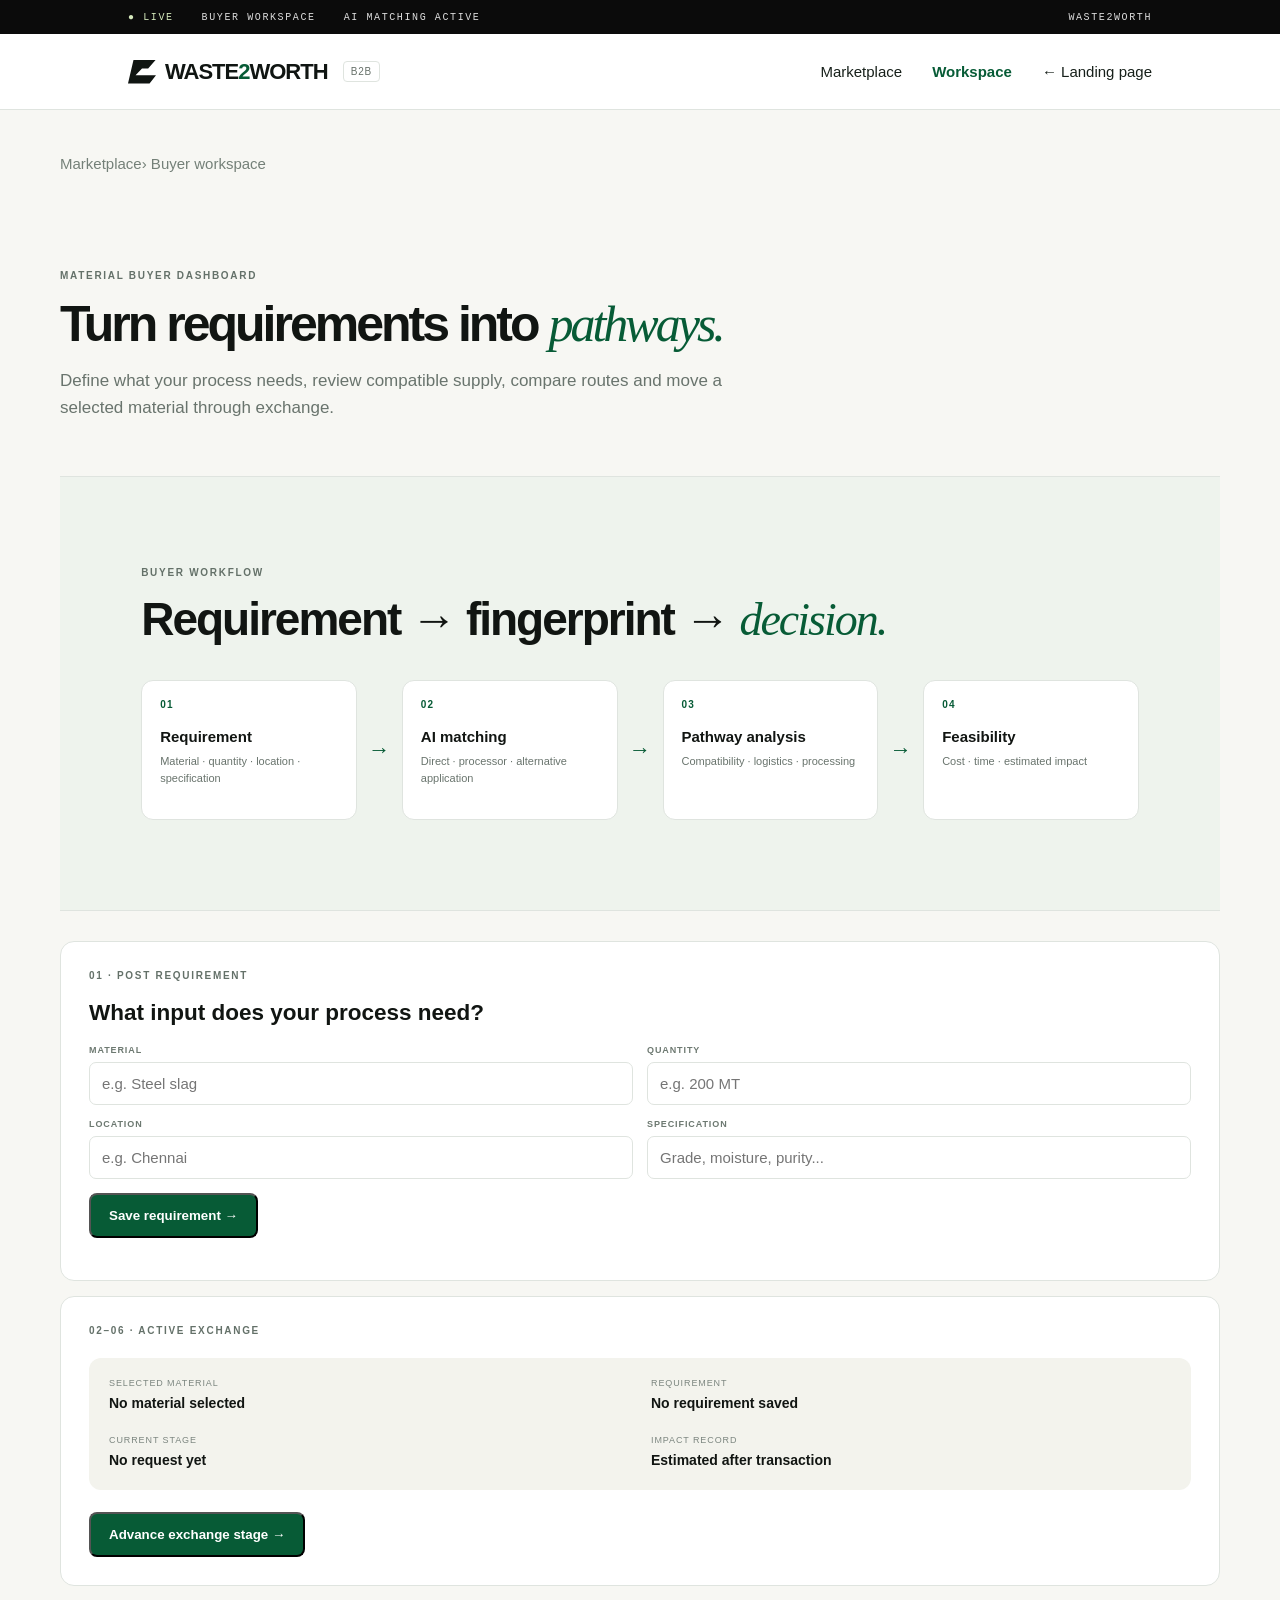
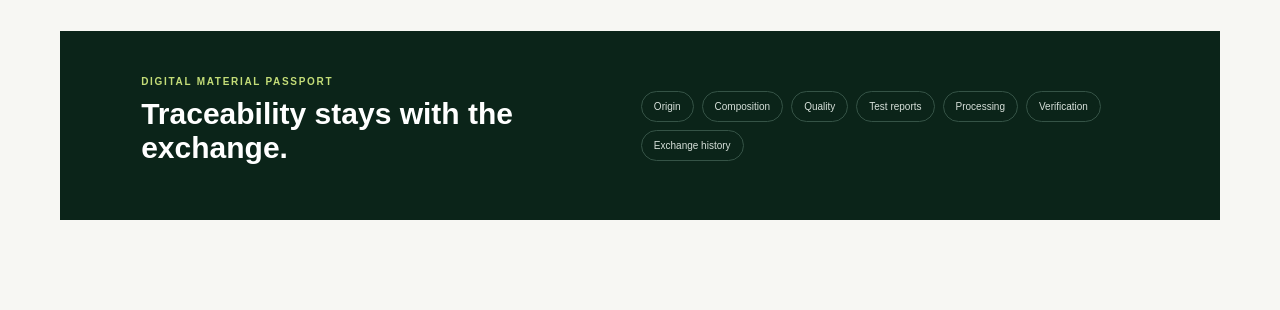
<file: consumer/workspace.html>
<!doctype html><html lang="en"><head><meta charset="utf-8"><meta name="viewport" content="width=device-width,initial-scale=1"><title>Waste2Worth — Buyer Workspace</title><link rel="stylesheet" href="style.css"></head><body>
<div class="status"><span>● LIVE</span><span>BUYER WORKSPACE</span><span>AI MATCHING ACTIVE</span><span class="right">WASTE2WORTH</span></div>
<header class="nav"><a class="brand" href="../index.html"><i></i>WASTE<span>2</span>WORTH <small>B2B</small></a><nav><a href="marketplace.html">Marketplace</a><a class="active" href="workspace.html">Workspace</a></nav><a class="signin" href="../index.html">← Landing page</a></header>
<main class="detail"><div class="crumb"><a href="marketplace.html">Marketplace</a><span>›</span> Buyer workspace</div>
<section class="market-head" style="padding-left:0;padding-right:0"><div><div class="eyebrow">MATERIAL BUYER DASHBOARD</div><h1>Turn requirements into <em>pathways.</em></h1><p>Define what your process needs, review compatible supply, compare routes and move a selected material through exchange.</p></div></section>
<section class="architecture"><div class="eyebrow">BUYER WORKFLOW</div><h2>Requirement → fingerprint → <em>decision.</em></h2><div class="architecture-flow"><div class="flow-node"><b>01</b><strong>Requirement</strong><span>Material · quantity · location · specification</span></div><i>→</i><div class="flow-node"><b>02</b><strong>AI matching</strong><span>Direct · processor · alternative application</span></div><i>→</i><div class="flow-node"><b>03</b><strong>Pathway analysis</strong><span>Compatibility · logistics · processing</span></div><i>→</i><div class="flow-node"><b>04</b><strong>Feasibility</strong><span>Cost · time · estimated impact</span></div></div></section>
<section class="panel" style="margin-top:30px"><div class="eyebrow">01 · POST REQUIREMENT</div><h2>What input does your process need?</h2><div class="form"><div class="field"><label>MATERIAL</label><input id="reqMaterial" placeholder="e.g. Steel slag"></div><div class="field"><label>QUANTITY</label><input id="reqQuantity" placeholder="e.g. 200 MT"></div><div class="field"><label>LOCATION</label><input id="reqLocation" placeholder="e.g. Chennai"></div><div class="field"><label>SPECIFICATION</label><input id="reqSpec" placeholder="Grade, moisture, purity..."></div><div class="full"><button class="post" id="saveRequirement" type="button">Save requirement →</button></div></div><div id="reqNotice" class="notice"></div></section>
<section class="panel" style="margin-top:15px"><div class="eyebrow">02–06 · ACTIVE EXCHANGE</div><div class="facts"><div><small>SELECTED MATERIAL</small><b id="buyerMaterial">No material selected</b></div><div><small>REQUIREMENT</small><b id="buyerRequirement">No requirement saved</b></div><div><small>CURRENT STAGE</small><b id="buyerStage">No request yet</b></div><div><small>IMPACT RECORD</small><b>Estimated after transaction</b></div></div><button class="post" id="advanceBuyer" type="button">Advance exchange stage →</button></section>
<section class="passport-strip" style="margin-top:45px"><div><div class="eyebrow">DIGITAL MATERIAL PASSPORT</div><h2>Traceability stays with the exchange.</h2></div><div class="passport-items"><span>Origin</span><span>Composition</span><span>Quality</span><span>Test reports</span><span>Processing</span><span>Verification</span><span>Exchange history</span></div></section>
</main><script src="app.js"></script></body></html>
</file>
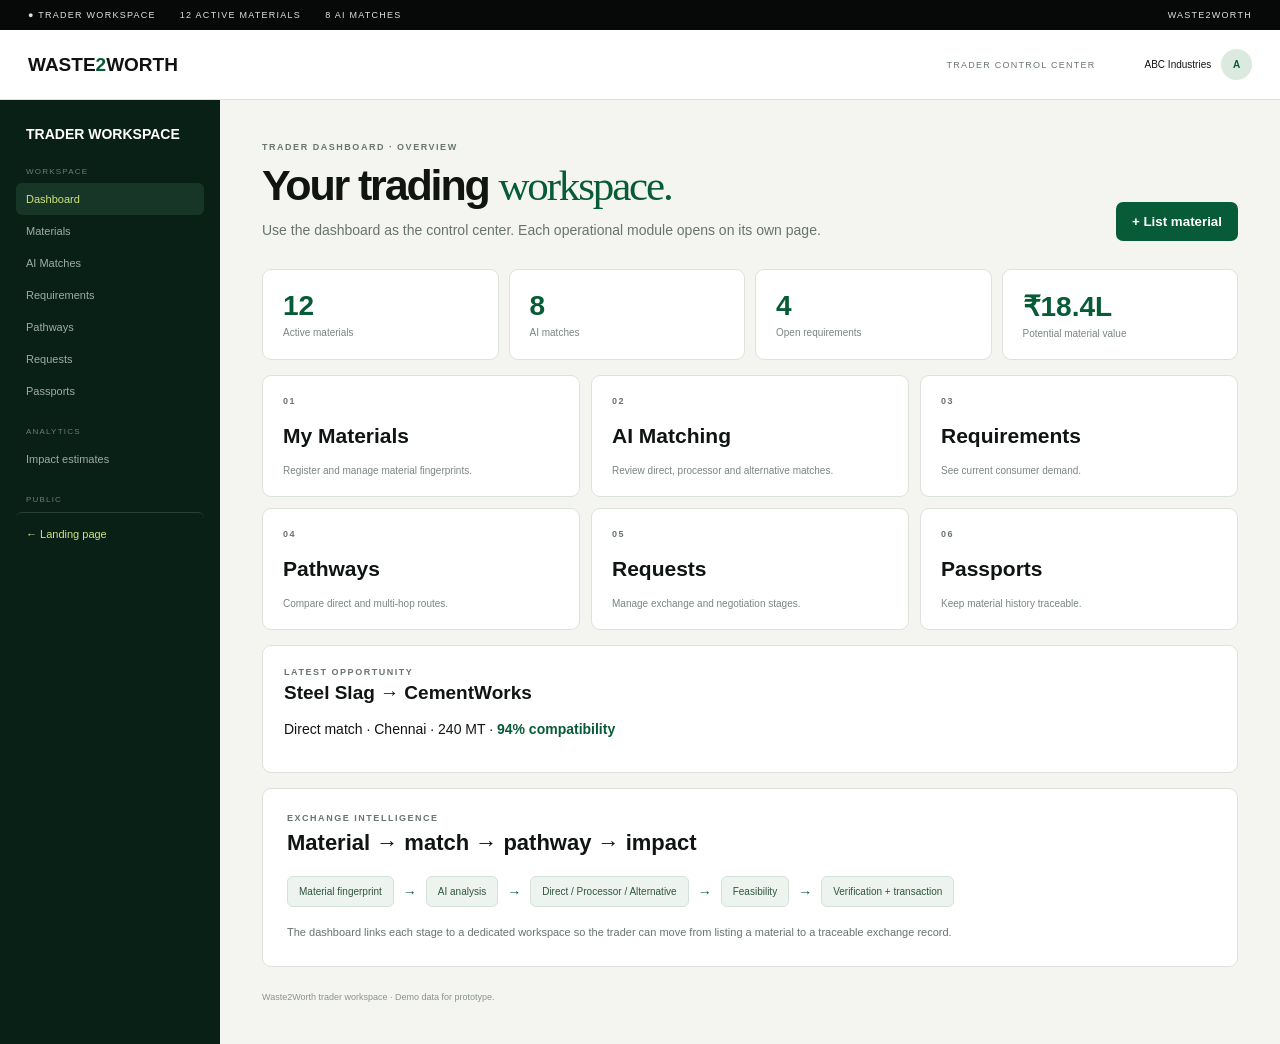
<file: trader/dashboard.html>
<!doctype html><html><head><meta charset="utf-8"><meta name="viewport" content="width=device-width,initial-scale=1"><title>Waste2Worth — Dashboard</title><link rel="stylesheet" href="style.css"></head><body><div class="top"><span>● TRADER WORKSPACE</span><span>12 ACTIVE MATERIALS</span><span>8 AI MATCHES</span><span>WASTE2WORTH</span></div><header class="nav"><a class="brand" href="dashboard.html">WASTE<span>2</span>WORTH</a><div class="nav-context">TRADER CONTROL CENTER</div><div class="user">ABC Industries <span class="avatar">A</span></div></header><div class="layout"><aside class="side"><h3>TRADER WORKSPACE</h3><small>WORKSPACE</small><a class="active" href="dashboard.html">Dashboard</a><a class="" href="materials.html">Materials</a><a class="" href="matches.html">AI Matches</a><a class="" href="requirements.html">Requirements</a><a class="" href="pathways.html">Pathways</a><a class="" href="requests.html">Requests</a><a class="" href="passport.html">Passports</a><small>ANALYTICS</small><a class="" href="impact.html">Impact estimates</a><small>PUBLIC</small><a class="landing-link" href="../index.html">← Landing page</a></aside><main class="main"><div class="head"><div><div class="kicker">TRADER DASHBOARD · OVERVIEW</div><h1>Your trading <em>workspace.</em></h1><p>Use the dashboard as the control center. Each operational module opens on its own page.</p></div><a href="materials.html"><button class="btn">+ List material</button></a></div><div class="stats"><div class="card"><b class="big">12</b><span>Active materials</span></div><div class="card"><b class="big">8</b><span>AI matches</span></div><div class="card"><b class="big">4</b><span>Open requirements</span></div><div class="card"><b class="big">₹18.4L</b><span>Potential material value</span></div></div><div class="grid3"><a href="materials.html" style="text-decoration:none;color:inherit"><div class="card"><div class="kicker">01</div><h2>My Materials</h2><span>Register and manage material fingerprints.</span></div></a><a href="matches.html" style="text-decoration:none;color:inherit"><div class="card"><div class="kicker">02</div><h2>AI Matching</h2><span>Review direct, processor and alternative matches.</span></div></a><a href="requirements.html" style="text-decoration:none;color:inherit"><div class="card"><div class="kicker">03</div><h2>Requirements</h2><span>See current consumer demand.</span></div></a><a href="pathways.html" style="text-decoration:none;color:inherit"><div class="card"><div class="kicker">04</div><h2>Pathways</h2><span>Compare direct and multi-hop routes.</span></div></a><a href="requests.html" style="text-decoration:none;color:inherit"><div class="card"><div class="kicker">05</div><h2>Requests</h2><span>Manage exchange and negotiation stages.</span></div></a><a href="passport.html" style="text-decoration:none;color:inherit"><div class="card"><div class="kicker">06</div><h2>Passports</h2><span>Keep material history traceable.</span></div></a></div><div class="panel"><div class="kicker">LATEST OPPORTUNITY</div><h2>Steel Slag → CementWorks</h2><p>Direct match · Chennai · 240 MT · <b style="color:var(--g)">94% compatibility</b></p></div><div class="architecture-mini">
  <div class="kicker">EXCHANGE INTELLIGENCE</div>
  <h2>Material → match → pathway → impact</h2>
  <div class="mini-flow"><span>Material fingerprint</span><b>→</b><span>AI analysis</span><b>→</b><span>Direct / Processor / Alternative</span><b>→</b><span>Feasibility</span><b>→</b><span>Verification + transaction</span></div>
  <p>The dashboard links each stage to a dedicated workspace so the trader can move from listing a material to a traceable exchange record.</p>
</div>
<div class="footer">Waste2Worth trader workspace · Demo data for prototype.</div></main></div></body></html>
</file>
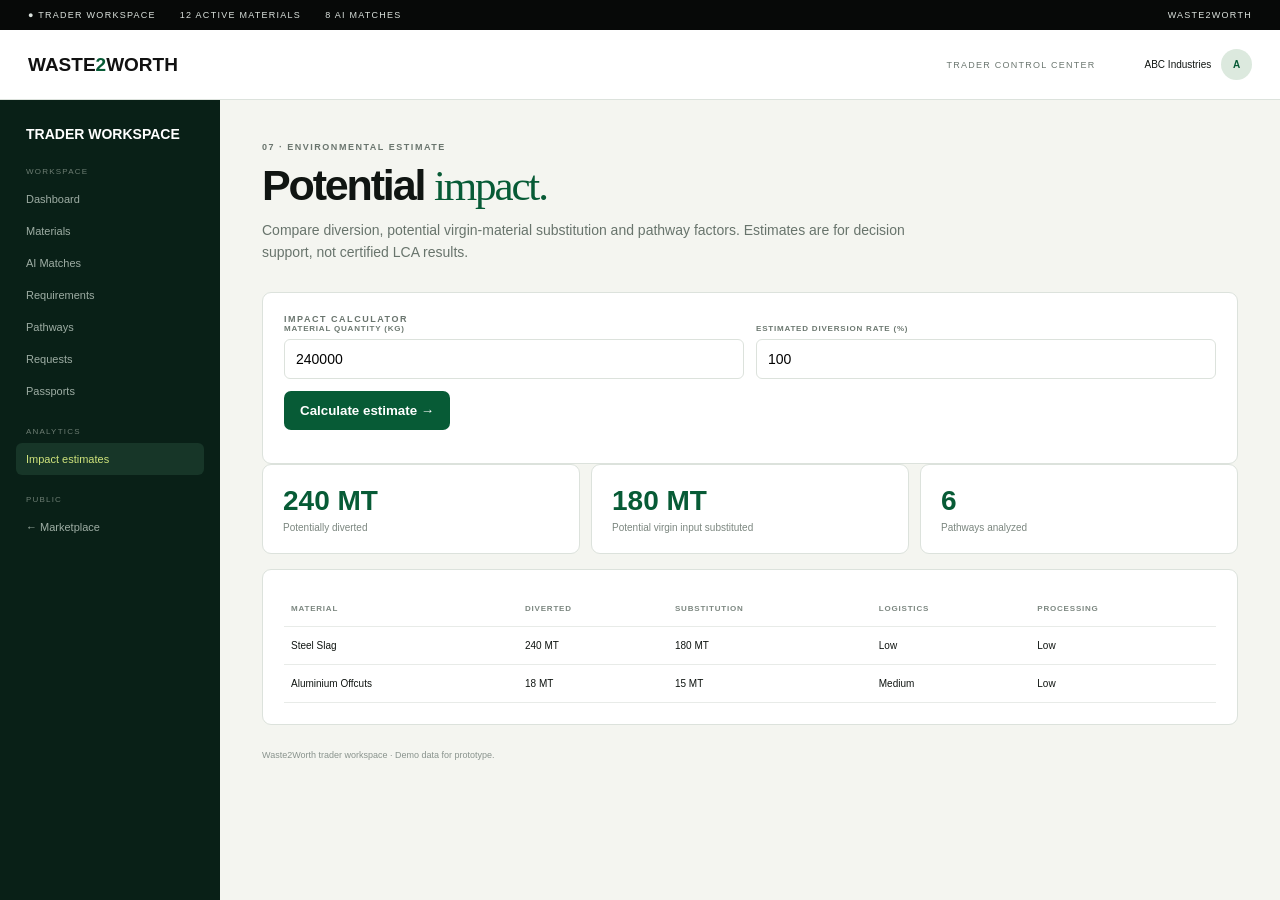
<file: trader/impact.html>
<!doctype html><html><head><meta charset="utf-8"><meta name="viewport" content="width=device-width,initial-scale=1"><title>Waste2Worth — Impact</title><link rel="stylesheet" href="style.css"></head><body><div class="top"><span>● TRADER WORKSPACE</span><span>12 ACTIVE MATERIALS</span><span>8 AI MATCHES</span><span>WASTE2WORTH</span></div><header class="nav"><a class="brand" href="dashboard.html">WASTE<span>2</span>WORTH</a><div class="nav-context">TRADER CONTROL CENTER</div><div class="user">ABC Industries <span class="avatar">A</span></div></header><div class="layout"><aside class="side"><h3>TRADER WORKSPACE</h3><small>WORKSPACE</small><a class="" href="dashboard.html">Dashboard</a><a class="" href="materials.html">Materials</a><a class="" href="matches.html">AI Matches</a><a class="" href="requirements.html">Requirements</a><a class="" href="pathways.html">Pathways</a><a class="" href="requests.html">Requests</a><a class="" href="passport.html">Passports</a><small>ANALYTICS</small><a class="active" href="impact.html">Impact estimates</a><small>PUBLIC</small><a href="../index.html">← Marketplace</a></aside><main class="main"><div class="head"><div><div class="kicker">07 · ENVIRONMENTAL ESTIMATE</div><h1>Potential <em>impact.</em></h1><p>Compare diversion, potential virgin-material substitution and pathway factors. Estimates are for decision support, not certified LCA results.</p></div></div><div class="panel"><div class="kicker">IMPACT CALCULATOR</div><div class="form"><div class="field"><label>MATERIAL QUANTITY (KG)</label><input id="impactQty" type="number" value="240000"></div><div class="field"><label>ESTIMATED DIVERSION RATE (%)</label><input id="impactRate" type="number" value="100"></div><div class="full"><button class="btn" id="calculateImpact">Calculate estimate →</button></div></div><div id="impactResult" class="notice"></div></div><div class="grid3"><div class="card"><b class="big">240 MT</b><span>Potentially diverted</span></div><div class="card"><b class="big">180 MT</b><span>Potential virgin input substituted</span></div><div class="card"><b class="big">6</b><span>Pathways analyzed</span></div></div><div class="panel"><table class="table"><tr><th>MATERIAL</th><th>DIVERTED</th><th>SUBSTITUTION</th><th>LOGISTICS</th><th>PROCESSING</th></tr><tr><td>Steel Slag</td><td>240 MT</td><td>180 MT</td><td>Low</td><td>Low</td></tr><tr><td>Aluminium Offcuts</td><td>18 MT</td><td>15 MT</td><td>Medium</td><td>Low</td></tr></table></div><div class="footer">Waste2Worth trader workspace · Demo data for prototype.</div></main></div><script src="app.js"></script></body></html>
</file>
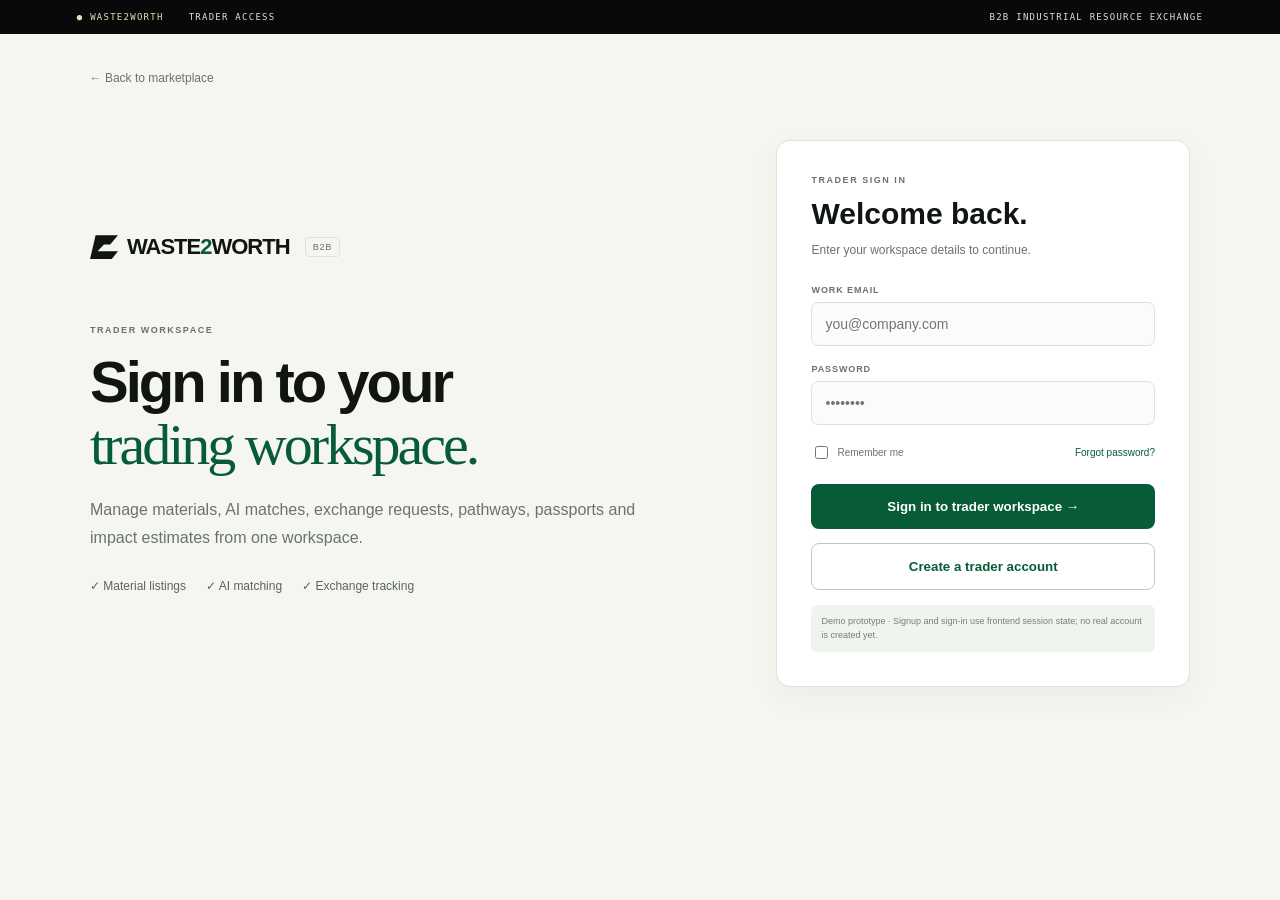
<file: trader/login.html>
<!doctype html>
<html lang="en">
<head>
<meta charset="utf-8"><meta name="viewport" content="width=device-width,initial-scale=1">
<title>Waste2Worth — Trader Sign in</title>
<link rel="stylesheet" href="login.css">
</head>
<body>
<div class="top"><span>● WASTE2WORTH</span><span>TRADER ACCESS</span><span class="right">B2B INDUSTRIAL RESOURCE EXCHANGE</span></div>
<main>
  <a class="back" href="../index.html">← Back to marketplace</a>
  <section class="login-wrap">
    <div class="intro">
      <div class="brand"><i></i>WASTE<span>2</span>WORTH <small>B2B</small></div>
      <div class="eyebrow">TRADER WORKSPACE</div>
      <h1>Sign in to your<br><em>trading workspace.</em></h1>
      <p>Manage materials, AI matches, exchange requests, pathways, passports and impact estimates from one workspace.</p>
      <div class="points"><span>✓ Material listings</span><span>✓ AI matching</span><span>✓ Exchange tracking</span></div>
    </div>
    <form class="login-card" onsubmit="loginTrader(event)">
      <div class="eyebrow" id="authEyebrow">TRADER SIGN IN</div>
      <h2 id="authTitle">Welcome back.</h2>
      <p class="muted">Enter your workspace details to continue.</p>
      <label>WORK EMAIL<input id="email" type="email" placeholder="you@company.com" required></label>
      <label id="companyField" style="display:none">COMPANY NAME<input id="company" type="text" placeholder="ABC Industries"></label>
      <label>PASSWORD<input id="password" type="password" placeholder="••••••••" required></label>
      <div class="row"><label class="check"><input type="checkbox"> Remember me</label><a href="#" onclick="alert('Password recovery can be connected to the backend later.');return false">Forgot password?</a></div>
      <button type="submit" id="authButton">Sign in to trader workspace →</button>
      <button type="button" class="switch-auth" onclick="toggleSignup()" id="switchAuth">Create a trader account</button>
      <div class="demo">Demo prototype · Signup and sign-in use frontend session state; no real account is created yet.</div>
    </form>
  </section>
</main>
<script>
let signup=false;
function toggleSignup(){signup=!signup;document.getElementById('authEyebrow').textContent=signup?'TRADER SIGN UP':'TRADER SIGN IN';document.getElementById('authTitle').textContent=signup?'Create your workspace.':'Welcome back.';document.getElementById('companyField').style.display=signup?'grid':'none';document.getElementById('authButton').textContent=signup?'Create trader workspace →':'Sign in to trader workspace →';document.getElementById('switchAuth').textContent=signup?'Already have an account? Sign in':'Create a trader account';}
function loginTrader(e){e.preventDefault();sessionStorage.setItem('w2wTraderLoggedIn','true');sessionStorage.setItem('w2wTraderEmail',document.getElementById('email').value);window.location.href='dashboard.html';}
</script>
</body>
</html>
</file>
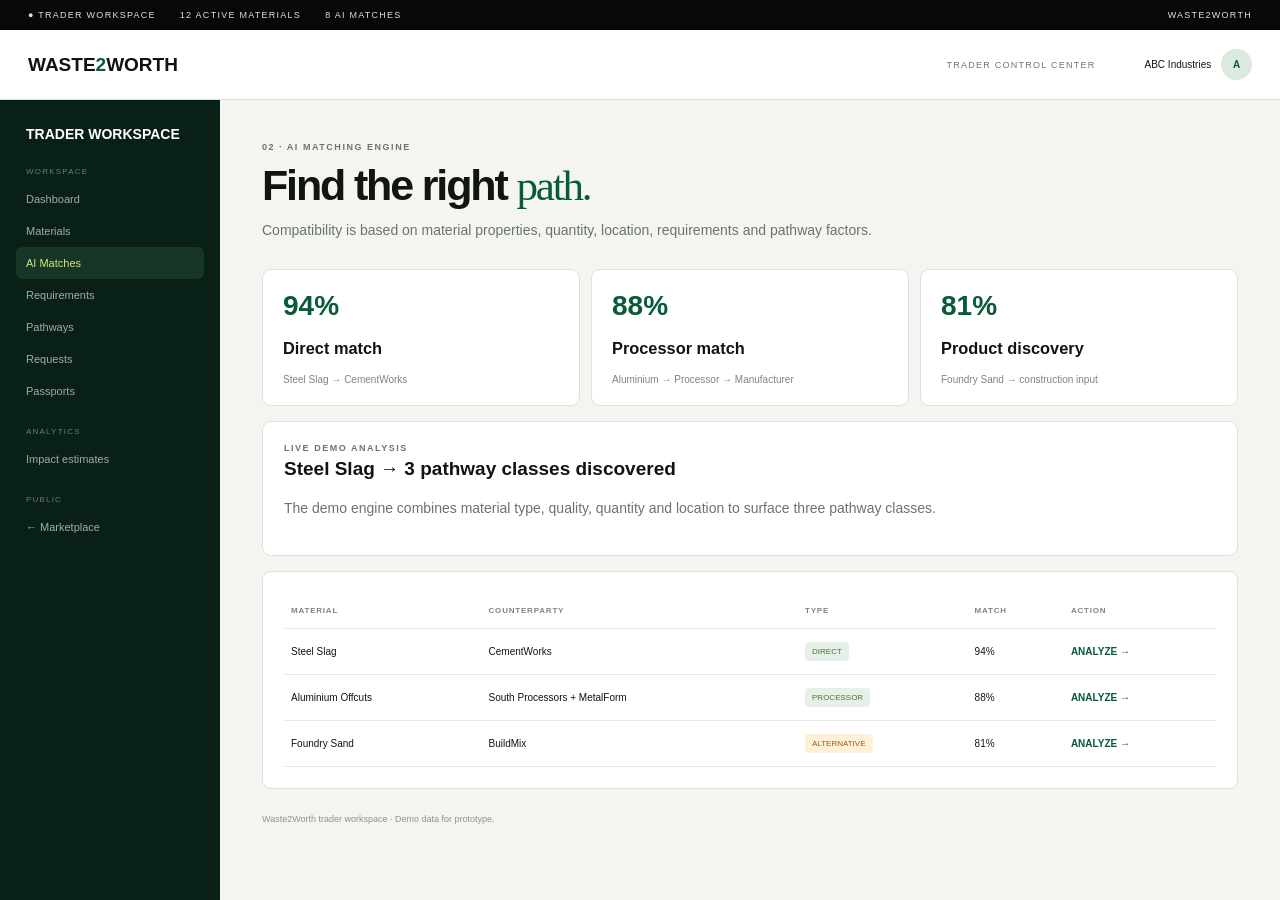
<file: trader/matches.html>
<!doctype html><html><head><meta charset="utf-8"><meta name="viewport" content="width=device-width,initial-scale=1"><title>Waste2Worth — AI Matches</title><link rel="stylesheet" href="style.css"></head><body><div class="top"><span>● TRADER WORKSPACE</span><span>12 ACTIVE MATERIALS</span><span>8 AI MATCHES</span><span>WASTE2WORTH</span></div><header class="nav"><a class="brand" href="dashboard.html">WASTE<span>2</span>WORTH</a><div class="nav-context">TRADER CONTROL CENTER</div><div class="user">ABC Industries <span class="avatar">A</span></div></header><div class="layout"><aside class="side"><h3>TRADER WORKSPACE</h3><small>WORKSPACE</small><a class="" href="dashboard.html">Dashboard</a><a class="" href="materials.html">Materials</a><a class="active" href="matches.html">AI Matches</a><a class="" href="requirements.html">Requirements</a><a class="" href="pathways.html">Pathways</a><a class="" href="requests.html">Requests</a><a class="" href="passport.html">Passports</a><small>ANALYTICS</small><a class="" href="impact.html">Impact estimates</a><small>PUBLIC</small><a href="../index.html">← Marketplace</a></aside><main class="main"><div class="head"><div><div class="kicker">02 · AI MATCHING ENGINE</div><h1>Find the right <em>path.</em></h1><p>Compatibility is based on material properties, quantity, location, requirements and pathway factors.</p></div></div><div class="grid3"><div class="card"><b class="big">94%</b><h3>Direct match</h3><span>Steel Slag → CementWorks</span></div><div class="card"><b class="big">88%</b><h3>Processor match</h3><span>Aluminium → Processor → Manufacturer</span></div><div class="card"><b class="big">81%</b><h3>Product discovery</h3><span>Foundry Sand → construction input</span></div></div><div class="panel"><div class="kicker">LIVE DEMO ANALYSIS</div><h2 id="matchSummary">Analyzing your material fingerprint…</h2><p id="matchExplain" style="color:var(--muted);line-height:1.6">The demo engine combines material type, quality, quantity and location to surface three pathway classes.</p></div><div class="panel"><table class="table"><tr><th>MATERIAL</th><th>COUNTERPARTY</th><th>TYPE</th><th>MATCH</th><th>ACTION</th></tr><tr><td>Steel Slag</td><td>CementWorks</td><td><span class="tag">DIRECT</span></td><td>94%</td><td class="status">ANALYZE →</td></tr><tr><td>Aluminium Offcuts</td><td>South Processors + MetalForm</td><td><span class="tag">PROCESSOR</span></td><td>88%</td><td class="status">ANALYZE →</td></tr><tr><td>Foundry Sand</td><td>BuildMix</td><td><span class="tag amber">ALTERNATIVE</span></td><td>81%</td><td class="status">ANALYZE →</td></tr></table></div><div class="footer">Waste2Worth trader workspace · Demo data for prototype.</div></main></div><script src="app.js"></script></body></html>
</file>
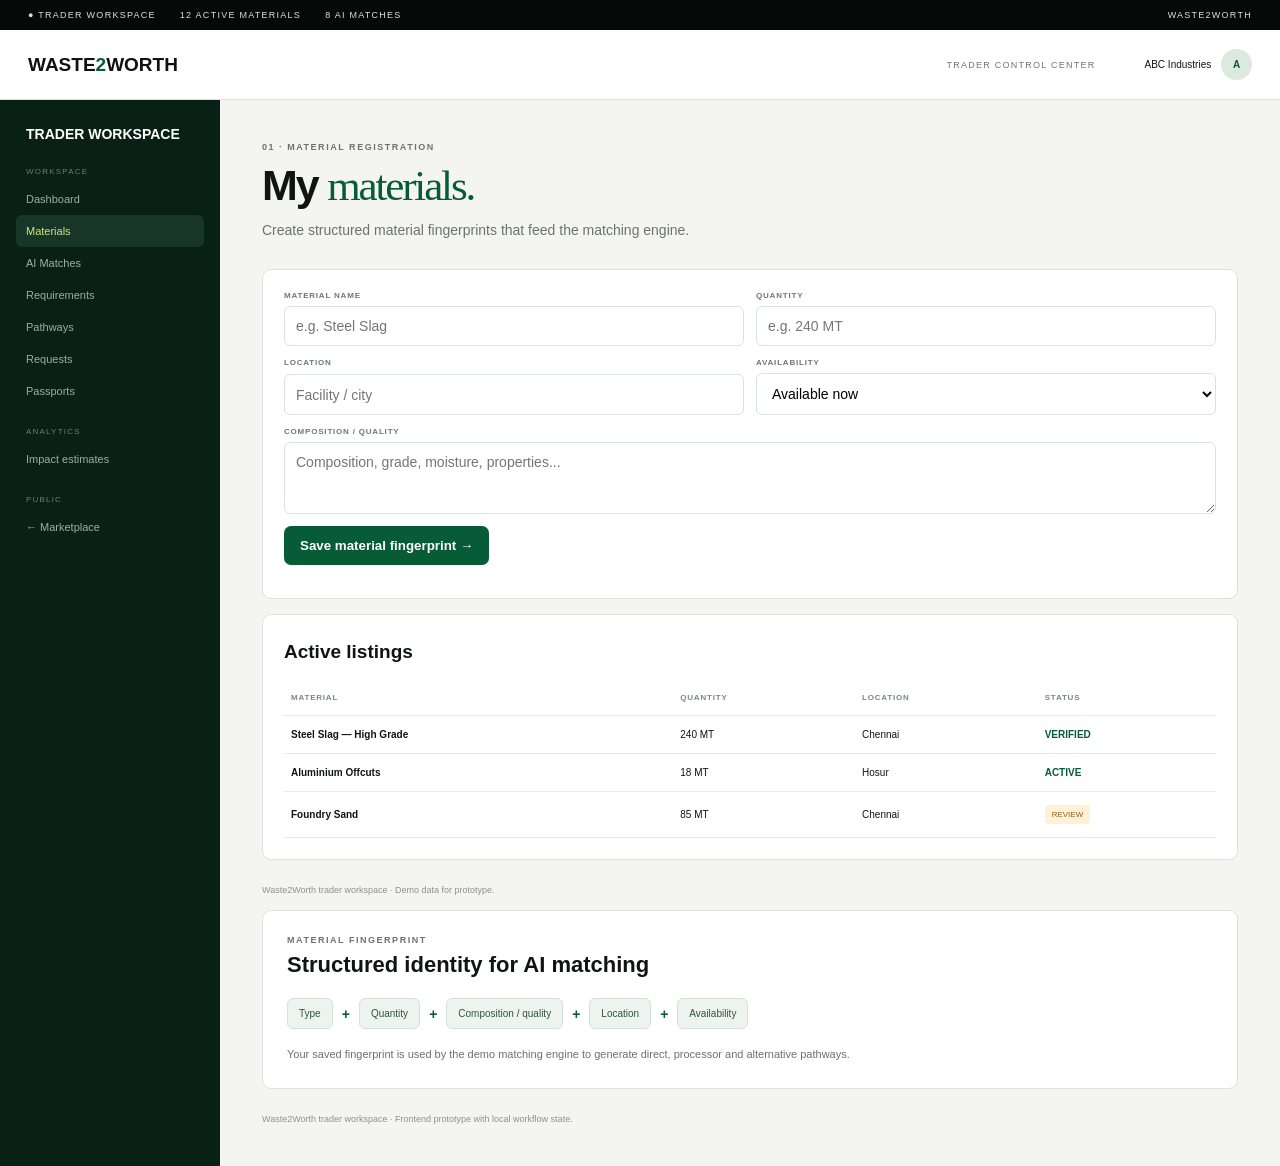
<file: trader/materials.html>
<!doctype html><html><head><meta charset="utf-8"><meta name="viewport" content="width=device-width,initial-scale=1"><title>Waste2Worth — Materials</title><link rel="stylesheet" href="style.css"></head><body><div class="top"><span>● TRADER WORKSPACE</span><span>12 ACTIVE MATERIALS</span><span>8 AI MATCHES</span><span>WASTE2WORTH</span></div><header class="nav"><a class="brand" href="dashboard.html">WASTE<span>2</span>WORTH</a><div class="nav-context">TRADER CONTROL CENTER</div><div class="user">ABC Industries <span class="avatar">A</span></div></header><div class="layout"><aside class="side"><h3>TRADER WORKSPACE</h3><small>WORKSPACE</small><a class="" href="dashboard.html">Dashboard</a><a class="active" href="materials.html">Materials</a><a class="" href="matches.html">AI Matches</a><a class="" href="requirements.html">Requirements</a><a class="" href="pathways.html">Pathways</a><a class="" href="requests.html">Requests</a><a class="" href="passport.html">Passports</a><small>ANALYTICS</small><a class="" href="impact.html">Impact estimates</a><small>PUBLIC</small><a href="../index.html">← Marketplace</a></aside><main class="main"><div class="head"><div><div class="kicker">01 · MATERIAL REGISTRATION</div><h1>My <em>materials.</em></h1><p>Create structured material fingerprints that feed the matching engine.</p></div></div><div class="panel"><div class="form"><div class="field"><label>MATERIAL NAME</label><input placeholder="e.g. Steel Slag"></div><div class="field"><label>QUANTITY</label><input placeholder="e.g. 240 MT"></div><div class="field"><label>LOCATION</label><input placeholder="Facility / city"></div><div class="field"><label>AVAILABILITY</label><select><option>Available now</option><option>Available later</option></select></div><div class="field full"><label>COMPOSITION / QUALITY</label><textarea rows="3" placeholder="Composition, grade, moisture, properties..."></textarea></div><div class="full"><button class="btn" id="saveMaterial">Save material fingerprint →</button><div id="saveNotice" class="notice"></div></div></div></div><div class="panel"><h2>Active listings</h2><table class="table"><tr><th>MATERIAL</th><th>QUANTITY</th><th>LOCATION</th><th>STATUS</th></tr><tr><td><b>Steel Slag — High Grade</b></td><td>240 MT</td><td>Chennai</td><td class="status">VERIFIED</td></tr><tr><td><b>Aluminium Offcuts</b></td><td>18 MT</td><td>Hosur</td><td class="status">ACTIVE</td></tr><tr><td><b>Foundry Sand</b></td><td>85 MT</td><td>Chennai</td><td><span class="tag amber">REVIEW</span></td></tr></table></div><div class="footer">Waste2Worth trader workspace · Demo data for prototype.</div><div class="architecture-mini"><div class="kicker">MATERIAL FINGERPRINT</div><h2>Structured identity for AI matching</h2><div class="mini-flow"><span>Type</span><b>+</b><span>Quantity</span><b>+</b><span>Composition / quality</span><b>+</b><span>Location</span><b>+</b><span>Availability</span></div><p>Your saved fingerprint is used by the demo matching engine to generate direct, processor and alternative pathways.</p></div><div class="footer">Waste2Worth trader workspace · Frontend prototype with local workflow state.</div></main></div><script src="app.js"></script></body></html>
</file>
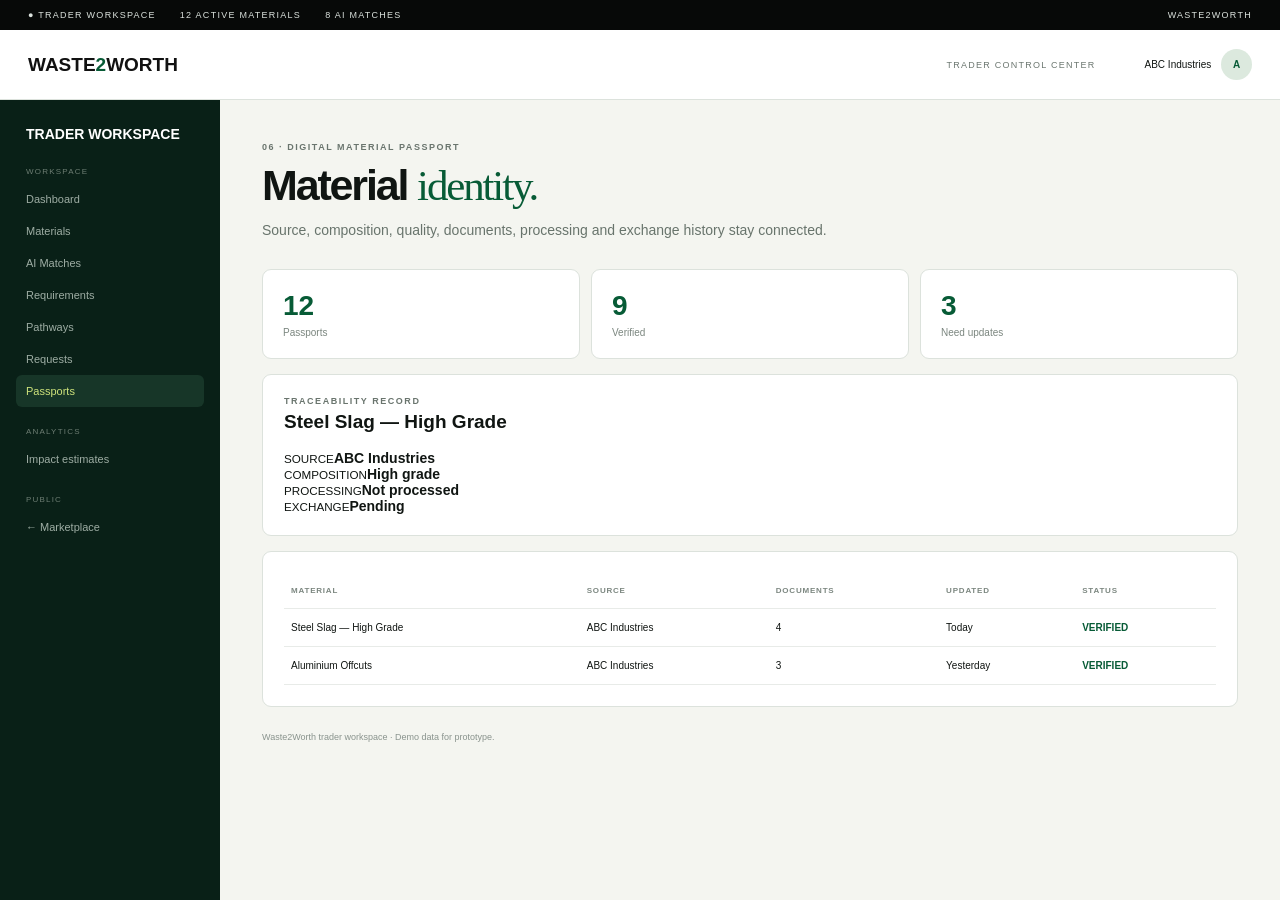
<file: trader/passport.html>
<!doctype html><html><head><meta charset="utf-8"><meta name="viewport" content="width=device-width,initial-scale=1"><title>Waste2Worth — Passports</title><link rel="stylesheet" href="style.css"></head><body><div class="top"><span>● TRADER WORKSPACE</span><span>12 ACTIVE MATERIALS</span><span>8 AI MATCHES</span><span>WASTE2WORTH</span></div><header class="nav"><a class="brand" href="dashboard.html">WASTE<span>2</span>WORTH</a><div class="nav-context">TRADER CONTROL CENTER</div><div class="user">ABC Industries <span class="avatar">A</span></div></header><div class="layout"><aside class="side"><h3>TRADER WORKSPACE</h3><small>WORKSPACE</small><a class="" href="dashboard.html">Dashboard</a><a class="" href="materials.html">Materials</a><a class="" href="matches.html">AI Matches</a><a class="" href="requirements.html">Requirements</a><a class="" href="pathways.html">Pathways</a><a class="" href="requests.html">Requests</a><a class="active" href="passport.html">Passports</a><small>ANALYTICS</small><a class="" href="impact.html">Impact estimates</a><small>PUBLIC</small><a href="../index.html">← Marketplace</a></aside><main class="main"><div class="head"><div><div class="kicker">06 · DIGITAL MATERIAL PASSPORT</div><h1>Material <em>identity.</em></h1><p>Source, composition, quality, documents, processing and exchange history stay connected.</p></div></div><div class="grid3"><div class="card"><b class="big">12</b><span>Passports</span></div><div class="card"><b class="big">9</b><span>Verified</span></div><div class="card"><b class="big">3</b><span>Need updates</span></div></div><div class="panel"><div class="kicker">TRACEABILITY RECORD</div><h2 id="passportMaterial">Steel Slag — High Grade</h2><div class="facts"><div><small>SOURCE</small><b>ABC Industries</b></div><div><small>COMPOSITION</small><b id="passportComposition">High grade</b></div><div><small>PROCESSING</small><b id="passportProcessing">Not processed</b></div><div><small>EXCHANGE</small><b id="passportExchange">Pending</b></div></div></div><div class="panel"><table class="table"><tr><th>MATERIAL</th><th>SOURCE</th><th>DOCUMENTS</th><th>UPDATED</th><th>STATUS</th></tr><tr><td>Steel Slag — High Grade</td><td>ABC Industries</td><td>4</td><td>Today</td><td class="status">VERIFIED</td></tr><tr><td>Aluminium Offcuts</td><td>ABC Industries</td><td>3</td><td>Yesterday</td><td class="status">VERIFIED</td></tr></table></div><div class="footer">Waste2Worth trader workspace · Demo data for prototype.</div></main></div><script src="app.js"></script></body></html>
</file>
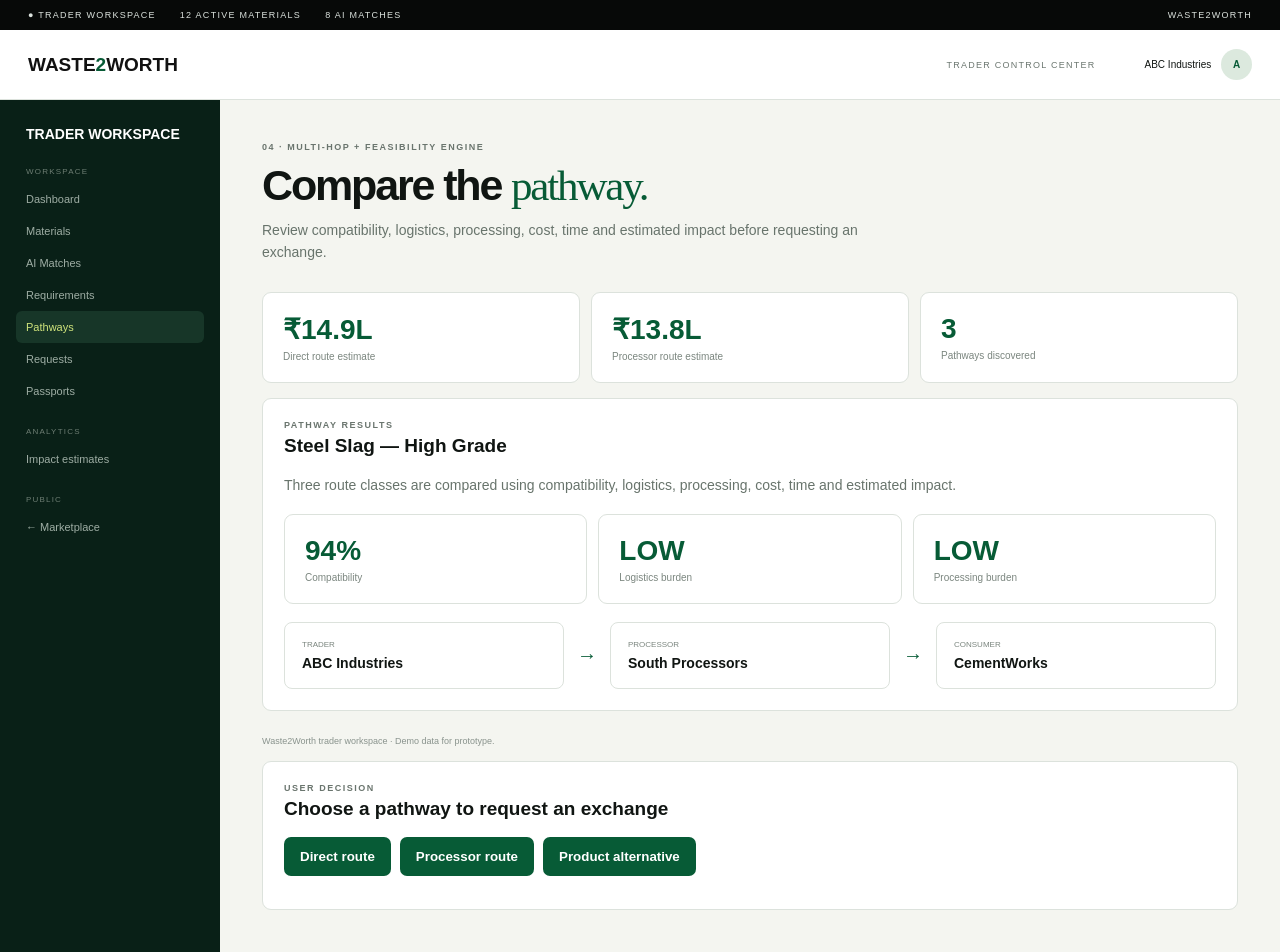
<file: trader/pathways.html>
<!doctype html><html><head><meta charset="utf-8"><meta name="viewport" content="width=device-width,initial-scale=1"><title>Waste2Worth — Pathways</title><link rel="stylesheet" href="style.css"></head><body><div class="top"><span>● TRADER WORKSPACE</span><span>12 ACTIVE MATERIALS</span><span>8 AI MATCHES</span><span>WASTE2WORTH</span></div><header class="nav"><a class="brand" href="dashboard.html">WASTE<span>2</span>WORTH</a><div class="nav-context">TRADER CONTROL CENTER</div><div class="user">ABC Industries <span class="avatar">A</span></div></header><div class="layout"><aside class="side"><h3>TRADER WORKSPACE</h3><small>WORKSPACE</small><a class="" href="dashboard.html">Dashboard</a><a class="" href="materials.html">Materials</a><a class="" href="matches.html">AI Matches</a><a class="" href="requirements.html">Requirements</a><a class="active" href="pathways.html">Pathways</a><a class="" href="requests.html">Requests</a><a class="" href="passport.html">Passports</a><small>ANALYTICS</small><a class="" href="impact.html">Impact estimates</a><small>PUBLIC</small><a href="../index.html">← Marketplace</a></aside><main class="main"><div class="head"><div><div class="kicker">04 · MULTI-HOP + FEASIBILITY ENGINE</div><h1>Compare the <em>pathway.</em></h1><p>Review compatibility, logistics, processing, cost, time and estimated impact before requesting an exchange.</p></div></div><div class="grid3"><div class="card"><b class="big">₹14.9L</b><span>Direct route estimate</span></div><div class="card"><b class="big">₹13.8L</b><span>Processor route estimate</span></div><div class="card"><b class="big">3</b><span>Pathways discovered</span></div></div><div class="panel"><div class="kicker">PATHWAY RESULTS</div><h2 id="pathTitle">Steel Slag — High Grade</h2><p id="pathNote" style="color:var(--muted);line-height:1.6">Three route classes are compared using compatibility, logistics, processing, cost, time and estimated impact.</p><div class="grid3" style="margin:18px 0"><div class="card"><b class="big">94%</b><span>Compatibility</span></div><div class="card"><b class="big">LOW</b><span>Logistics burden</span></div><div class="card"><b class="big">LOW</b><span>Processing burden</span></div></div><div class="route"><div class="node"><small>TRADER</small><b>ABC Industries</b></div><div class="arrow">→</div><div class="node"><small>PROCESSOR</small><b>South Processors</b></div><div class="arrow">→</div><div class="node"><small>CONSUMER</small><b>CementWorks</b></div></div></div><div class="footer">Waste2Worth trader workspace · Demo data for prototype.</div><div class="panel"><div class="kicker">USER DECISION</div><h2>Choose a pathway to request an exchange</h2><div class="mini-flow"><button class="btn pathwayChoice" data-path="Direct route">Direct route</button><button class="btn pathwayChoice" data-path="Processor route">Processor route</button><button class="btn pathwayChoice" data-path="Product alternative">Product alternative</button></div><div id="pathChoiceNotice" class="notice"></div></div></main></div><script src="app.js"></script></body></html>
</file>
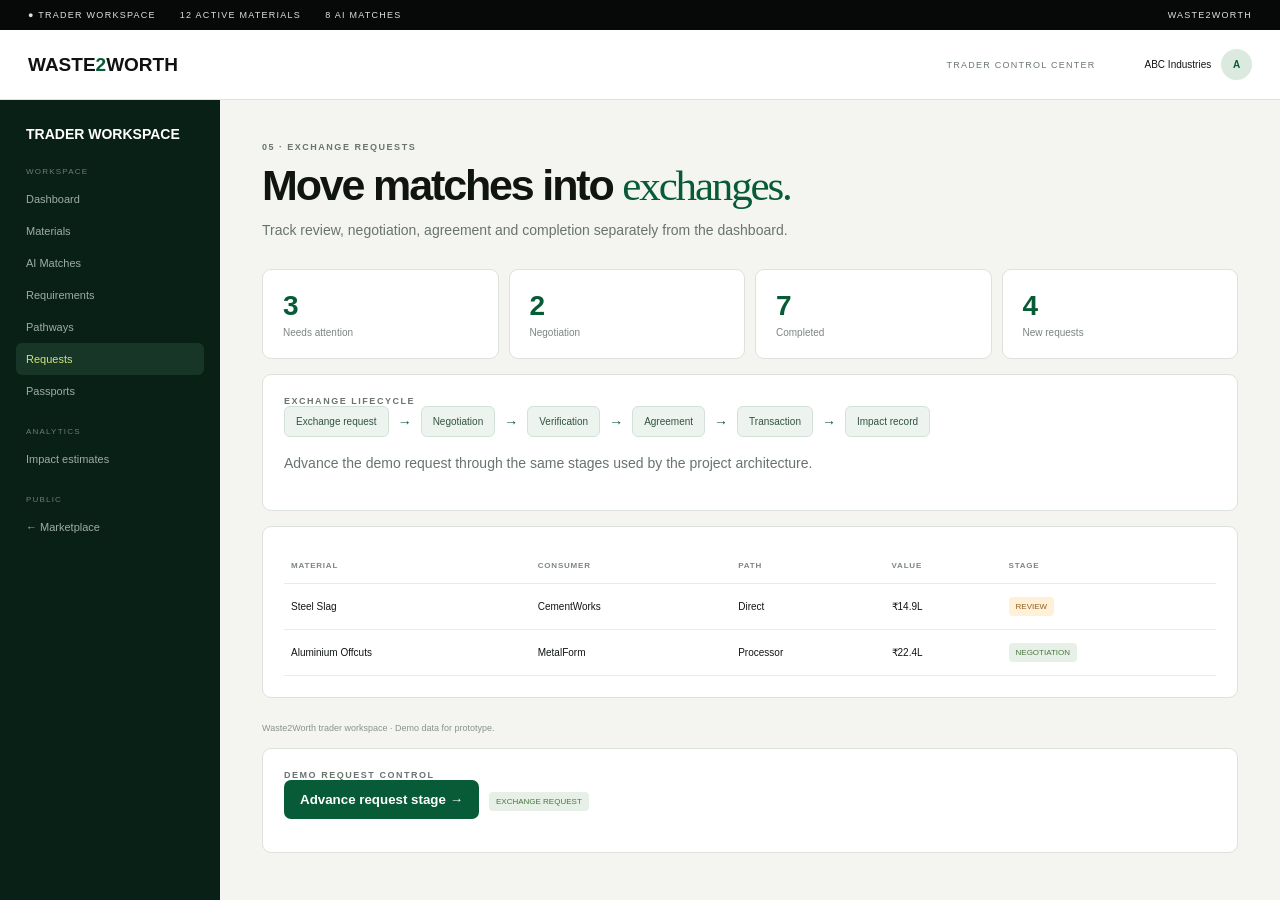
<file: trader/requests.html>
<!doctype html><html><head><meta charset="utf-8"><meta name="viewport" content="width=device-width,initial-scale=1"><title>Waste2Worth — Requests</title><link rel="stylesheet" href="style.css"></head><body><div class="top"><span>● TRADER WORKSPACE</span><span>12 ACTIVE MATERIALS</span><span>8 AI MATCHES</span><span>WASTE2WORTH</span></div><header class="nav"><a class="brand" href="dashboard.html">WASTE<span>2</span>WORTH</a><div class="nav-context">TRADER CONTROL CENTER</div><div class="user">ABC Industries <span class="avatar">A</span></div></header><div class="layout"><aside class="side"><h3>TRADER WORKSPACE</h3><small>WORKSPACE</small><a class="" href="dashboard.html">Dashboard</a><a class="" href="materials.html">Materials</a><a class="" href="matches.html">AI Matches</a><a class="" href="requirements.html">Requirements</a><a class="" href="pathways.html">Pathways</a><a class="active" href="requests.html">Requests</a><a class="" href="passport.html">Passports</a><small>ANALYTICS</small><a class="" href="impact.html">Impact estimates</a><small>PUBLIC</small><a href="../index.html">← Marketplace</a></aside><main class="main"><div class="head"><div><div class="kicker">05 · EXCHANGE REQUESTS</div><h1>Move matches into <em>exchanges.</em></h1><p>Track review, negotiation, agreement and completion separately from the dashboard.</p></div></div><div class="stats"><div class="card"><b class="big">3</b><span>Needs attention</span></div><div class="card"><b class="big">2</b><span>Negotiation</span></div><div class="card"><b class="big">7</b><span>Completed</span></div><div class="card"><b class="big">4</b><span>New requests</span></div></div><div class="panel"><div class="kicker">EXCHANGE LIFECYCLE</div><div class="mini-flow"><span>Exchange request</span><b>→</b><span>Negotiation</span><b>→</b><span>Verification</span><b>→</b><span>Agreement</span><b>→</b><span>Transaction</span><b>→</b><span>Impact record</span></div><p style="color:var(--muted);line-height:1.6;margin-top:15px">Advance the demo request through the same stages used by the project architecture.</p></div><div class="panel"><table class="table"><tr><th>MATERIAL</th><th>CONSUMER</th><th>PATH</th><th>VALUE</th><th>STAGE</th></tr><tr><td>Steel Slag</td><td>CementWorks</td><td>Direct</td><td>₹14.9L</td><td><span class="tag amber">REVIEW</span></td></tr><tr><td>Aluminium Offcuts</td><td>MetalForm</td><td>Processor</td><td>₹22.4L</td><td><span class="tag">NEGOTIATION</span></td></tr></table></div><div class="footer">Waste2Worth trader workspace · Demo data for prototype.</div><div class="panel"><div class="kicker">DEMO REQUEST CONTROL</div><button class="btn" id="advanceRequest">Advance request stage →</button><span id="requestStage" class="tag" style="margin-left:10px">EXCHANGE REQUEST</span><div id="requestNotice" class="notice"></div></div></main></div><script src="app.js"></script></body></html>
</file>
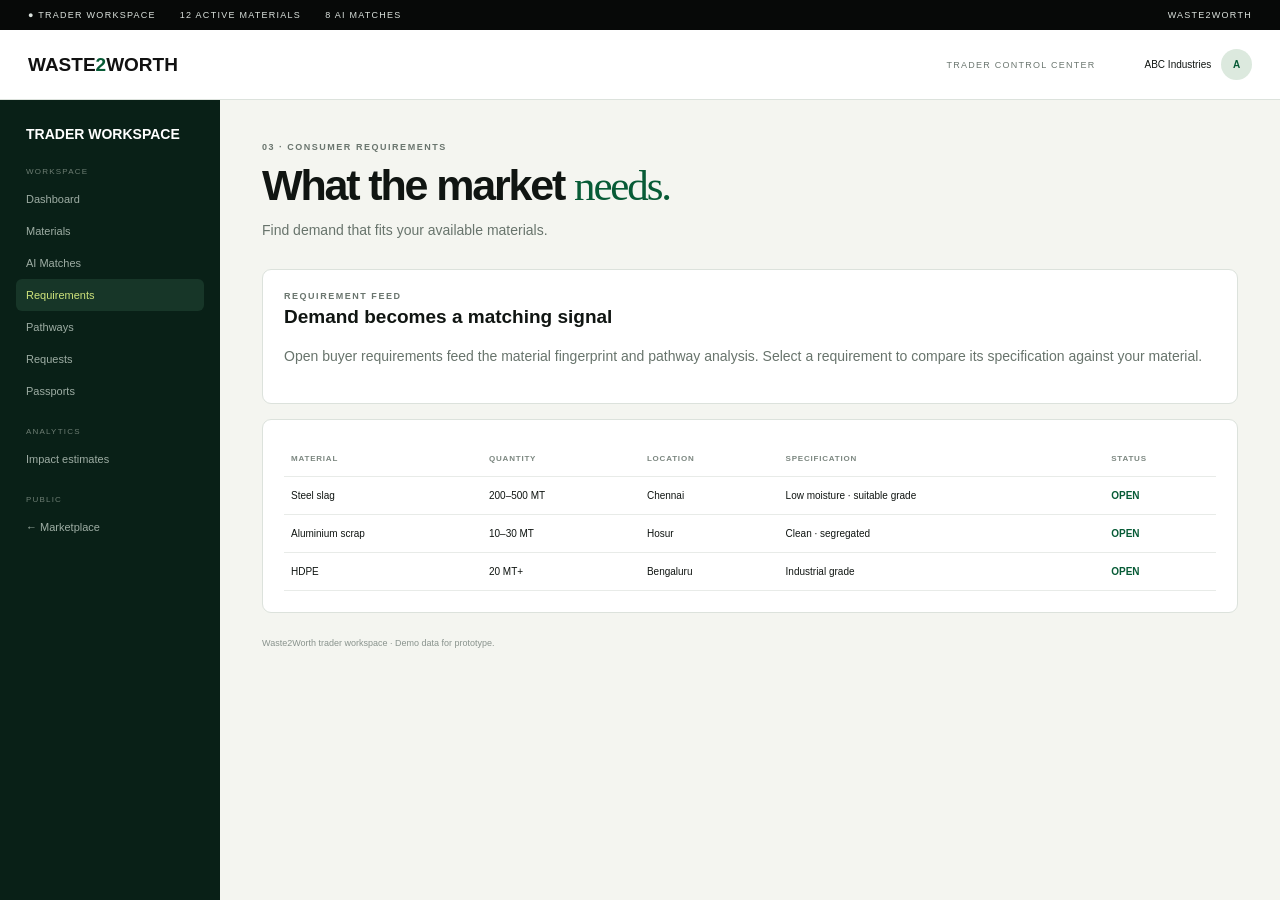
<file: trader/requirements.html>
<!doctype html><html><head><meta charset="utf-8"><meta name="viewport" content="width=device-width,initial-scale=1"><title>Waste2Worth — Requirements</title><link rel="stylesheet" href="style.css"></head><body><div class="top"><span>● TRADER WORKSPACE</span><span>12 ACTIVE MATERIALS</span><span>8 AI MATCHES</span><span>WASTE2WORTH</span></div><header class="nav"><a class="brand" href="dashboard.html">WASTE<span>2</span>WORTH</a><div class="nav-context">TRADER CONTROL CENTER</div><div class="user">ABC Industries <span class="avatar">A</span></div></header><div class="layout"><aside class="side"><h3>TRADER WORKSPACE</h3><small>WORKSPACE</small><a class="" href="dashboard.html">Dashboard</a><a class="" href="materials.html">Materials</a><a class="" href="matches.html">AI Matches</a><a class="active" href="requirements.html">Requirements</a><a class="" href="pathways.html">Pathways</a><a class="" href="requests.html">Requests</a><a class="" href="passport.html">Passports</a><small>ANALYTICS</small><a class="" href="impact.html">Impact estimates</a><small>PUBLIC</small><a href="../index.html">← Marketplace</a></aside><main class="main"><div class="head"><div><div class="kicker">03 · CONSUMER REQUIREMENTS</div><h1>What the market <em>needs.</em></h1><p>Find demand that fits your available materials.</p></div></div><div class="panel"><div class="kicker">REQUIREMENT FEED</div><h2>Demand becomes a matching signal</h2><p style="color:var(--muted);line-height:1.6">Open buyer requirements feed the material fingerprint and pathway analysis. Select a requirement to compare its specification against your material.</p></div><div class="panel"><table class="table"><tr><th>MATERIAL</th><th>QUANTITY</th><th>LOCATION</th><th>SPECIFICATION</th><th>STATUS</th></tr><tr><td>Steel slag</td><td>200–500 MT</td><td>Chennai</td><td>Low moisture · suitable grade</td><td class="status">OPEN</td></tr><tr><td>Aluminium scrap</td><td>10–30 MT</td><td>Hosur</td><td>Clean · segregated</td><td class="status">OPEN</td></tr><tr><td>HDPE</td><td>20 MT+</td><td>Bengaluru</td><td>Industrial grade</td><td class="status">OPEN</td></tr></table></div><div class="footer">Waste2Worth trader workspace · Demo data for prototype.</div></main></div><script src="app.js"></script></body></html>
</file>
<file: consumer/style.css>
:root{--g:#075b36;--dark:#091f16;--lime:#c4dd78;--paper:#f7f7f3;--line:#dfe4df;--muted:#69746d;--ink:#111512}*{box-sizing:border-box}body{margin:0;background:var(--paper);color:var(--ink);font:15px Arial,sans-serif}.status{height:34px;background:#0b0b0b;color:#ddd;display:flex;align-items:center;padding:0 10%;gap:28px;font:10px monospace;letter-spacing:.16em}.status span:first-child{color:#d5e9bc}.status .right{margin-left:auto}.nav{height:76px;background:#fff;border-bottom:1px solid var(--line);display:flex;align-items:center;padding:0 10%;gap:30px}.brand{font-weight:800;font-size:22px;letter-spacing:-1px;text-decoration:none;color:#101512;white-space:nowrap}.brand span{color:var(--g)}.brand i{display:inline-block;width:28px;height:24px;background:#101512;vertical-align:-5px;margin-right:9px;clip-path:polygon(20% 0,100% 0,72% 38%,50% 38%,27% 66%,100% 66%,77% 100%,0 100%)}.brand small{font-size:10px;font-weight:500;border:1px solid var(--line);padding:4px 7px;border-radius:4px;color:#667069;margin-left:10px;vertical-align:4px;letter-spacing:.08em}nav{margin-left:auto;display:flex;gap:30px}nav a,.signin{text-decoration:none;color:#17201a}.active{color:var(--g);font-weight:700}.post,.request{background:var(--g);color:#fff;text-decoration:none;padding:13px 18px;border-radius:8px;font-weight:700}.market-head{max-width:1160px;margin:0 auto;padding:70px 0 38px;display:flex;justify-content:space-between;align-items:flex-end}.eyebrow{font-size:10px;letter-spacing:.17em;color:#647169;font-weight:700}.icon{display:inline-grid;place-items:center;width:42px;height:42px;border:1px solid #bfd4c7;background:#edf4ef;border-radius:10px;color:var(--g);font-size:20px;margin-right:10px;vertical-align:middle}.market-head h1{font-size:50px;line-height:1.02;letter-spacing:-3px;margin:18px 0 12px}.market-head h1 em,.how h2 em{font-family:Georgia,serif;color:var(--g);font-weight:400}.market-head p{max-width:720px;color:var(--muted);font-size:17px;line-height:1.6}.count{border:1px solid var(--line);background:#fff;border-radius:9px;padding:12px 18px;text-align:center;font-weight:700;font-size:18px}.count small{font-weight:400;color:var(--muted);font-size:10px}.toolbar{max-width:1160px;margin:auto}.search{width:600px;height:52px;background:#fff;border:1px solid var(--line);border-radius:9px;display:flex;align-items:center;padding:0 15px}.search span{font-size:25px;color:#89938d;margin-right:10px}.search input{border:0;outline:0;width:100%;font-size:15px;background:transparent}.filters{display:flex;gap:8px;margin:18px 0 24px}.filters button{background:#fff;border:1px solid var(--line);border-radius:8px;padding:10px 18px;cursor:pointer}.filters .selected{background:#edf4ef;border-color:#a8c7b5;color:var(--g);font-weight:700}.sort{float:right;margin-top:-58px;color:#748078;font-size:12px}.sort b{color:var(--g);background:#edf4ef;padding:10px 13px;border-radius:8px}.listing-grid{max-width:1160px;margin:0 auto 90px;display:grid;grid-template-columns:repeat(3,1fr);gap:22px}.listing{position:relative;background:#fff;border:1px solid var(--line);border-radius:14px;overflow:hidden;box-shadow:0 1px 0 #e8ebe6}.photo{display:block;height:225px;background-size:cover;background-position:center}.photo1{background-image:url('https://commons.wikimedia.org/wiki/Special:FilePath/Plastic%20pellets.jpg')}.photo2{background-image:url('https://commons.wikimedia.org/wiki/Special:FilePath/Scrap%20Metal.JPG')}.photo3{background-image:url('https://commons.wikimedia.org/wiki/Special:FilePath/Scrap%20Metal.JPG')}.photo4{background-image:url('https://commons.wikimedia.org/wiki/Special:FilePath/Indiana-Harbor-scrap.jpg')}.photo5{background-image:url('https://commons.wikimedia.org/wiki/Special:FilePath/Recycled_Electronics_-_Circuit_Boards_(48659415958).jpg')}.photo6{background-image:url('https://commons.wikimedia.org/wiki/Special:FilePath/Plastic%20pellets.jpg')}.tag{display:inline-block;margin:16px 20px 0;background:#edf4ef;color:#075b36;border-radius:5px;padding:7px 10px;font-size:11px;font-weight:700}.body{padding:20px}.body h2{font-size:17px;margin:0 0 8px;line-height:1.3}.body p{color:var(--muted);font-size:12px;margin:0 0 20px}.metrics{display:grid;grid-template-columns:1fr 1fr 1fr;border-top:1px solid var(--line);border-bottom:1px solid var(--line);padding:14px 0;gap:8px}.metrics small,.facts small{display:block;color:#7b857f;font-size:9px;letter-spacing:.1em;margin-bottom:5px}.metrics strong{font-size:15px}.metrics strong:first-letter{}.metrics div:first-child strong{color:var(--g)}.bottom{display:flex;justify-content:space-between;align-items:center;padding-top:14px;color:#707a74;font-size:12px}.bottom b{color:var(--g)}.how{background:#fff;padding:95px max(7%,calc((100% - 1160px)/2));}.how h2{font-size:48px;letter-spacing:-2px;margin:16px 0 35px}.how-grid{display:grid;grid-template-columns:repeat(3,1fr);gap:14px}.how-grid>div{border:1px solid var(--line);border-radius:12px;padding:28px;min-height:180px}.how-grid b{color:var(--g);font-size:11px;letter-spacing:.12em}.how-grid h3{margin:26px 0 8px}.how-grid p,.requirement p{color:var(--muted);line-height:1.6}.requirement{max-width:1160px;margin:70px auto;padding:40px;background:#0b2419;color:#fff;border-radius:14px;display:flex;justify-content:space-between;align-items:center}.requirement .eyebrow{color:var(--lime)}.requirement h2{font-size:36px;margin:12px 0}.requirement p{margin:0;color:#c8d0cb}.requirement>a{background:var(--lime);color:#102118;padding:14px 20px;border-radius:8px;text-decoration:none;font-weight:700}.detail{max-width:1160px;margin:auto;padding:45px 0 90px}.crumb{color:#748078;margin-bottom:28px}.crumb a{color:#748078;text-decoration:none}.detail-grid{display:grid;grid-template-columns:1.25fr .85fr;gap:35px}.hero-photo{height:520px;border-radius:13px;background-size:cover;background-position:center;position:relative}.hero-photo span{position:absolute;right:14px;bottom:14px;background:#111c;color:#fff;padding:8px 11px;border-radius:6px}.thumbs{display:flex;gap:10px;margin-top:14px}.thumbs div{width:76px;height:65px;border-radius:8px;background-size:cover;background-position:center;border:2px solid var(--g)}.thumbs .alt{filter:brightness(.88)}.detail-card{background:#fff;border:1px solid var(--line);border-radius:14px;padding:28px;position:relative}.status-pill{position:absolute;right:28px;top:28px;border:1px solid #b6cfc0;color:var(--g);font:9px monospace;padding:5px 8px;border-radius:4px;letter-spacing:.12em}.detail-card h1{font-size:45px;line-height:1.03;letter-spacing:-2px;margin:26px 0}.price{font-size:35px;font-weight:800}.price small{font-size:13px;color:var(--muted);font-weight:400}.detail-card hr{border:0;border-top:1px solid var(--line);margin:25px 0}.detail-card>p{color:#59645d;line-height:1.6}.facts{background:#f3f3ed;border-radius:12px;padding:20px;display:grid;grid-template-columns:1fr 1fr;gap:22px;margin:22px 0}.facts b{font-size:14px;line-height:1.45}.request,.secondary{width:100%;border:0;font-size:15px;padding:15px;border-radius:8px;cursor:pointer}.secondary{margin-top:9px;background:#fff;border:1px solid #cfd6d0}.match-panel{margin-top:18px;background:#edf4ef;border:1px solid #cfe0d5;border-radius:12px;padding:25px;display:flex;justify-content:space-between;align-items:center}.match-panel h2{margin:8px 0}.match-panel p{color:var(--muted);line-height:1.5}.match-panel>strong{font-size:38px;color:var(--g);text-align:center}.match-panel>strong small{display:block;font-size:10px;color:var(--muted)}@media(max-width:900px){.status,.nav{padding-left:5%;padding-right:5%}.nav nav{display:none}.market-head,.toolbar,.listing-grid,.detail{margin-left:5%;margin-right:5%}.listing-grid{grid-template-columns:1fr 1fr}.search{width:100%}.sort{float:none;margin:0 0 20px}.detail-grid{grid-template-columns:1fr}.how-grid{grid-template-columns:1fr}.requirement{margin-left:5%;margin-right:5%}}@media(max-width:600px){.listing-grid{grid-template-columns:1fr}.market-head{display:block}.count{display:inline-block;margin-top:15px}.market-head h1{font-size:40px}.post{display:none}.status span:not(:first-child){display:none}.hero-photo{height:360px}.detail-card h1{font-size:38px}.requirement{display:block}.requirement>a{display:inline-block;margin-top:20px}}.photo-credit{max-width:1160px;margin:-45px auto 55px;color:#7a857e;font-size:10px;line-height:1.5}.photo-credit a{color:#075b36}@media(max-width:600px){.photo-credit{margin:-25px 5% 40px}}
.architecture{background:#eef3ed;border-top:1px solid var(--line);border-bottom:1px solid var(--line);padding:90px max(7%,calc((100% - 1160px)/2))}
.architecture h2,.pathway-showcase h2{font-size:46px;letter-spacing:-2px;margin:14px 0 10px}.architecture h2 em,.pathway-showcase h2 em{font-family:Georgia,serif;color:var(--g);font-weight:400}.architecture-intro{max-width:760px;color:var(--muted);line-height:1.65}
.architecture-flow{display:grid;grid-template-columns:1fr 25px 1fr 25px 1fr 25px 1fr;gap:10px;align-items:center;margin-top:34px}.flow-node{background:#fff;border:1px solid var(--line);border-radius:12px;padding:18px;min-height:140px}.flow-node b{display:block;color:var(--g);font-size:10px;letter-spacing:.12em}.flow-node strong{display:block;margin:18px 0 8px}.flow-node span{display:block;color:var(--muted);font-size:11px;line-height:1.5}.architecture-flow i{font-style:normal;color:var(--g);font-size:22px;text-align:center}
.architecture-grid{display:grid;grid-template-columns:repeat(3,1fr);gap:12px;margin-top:16px}.architecture-grid article{background:#fff;border:1px solid var(--line);border-radius:12px;padding:24px;min-height:170px}.architecture-grid span{font-size:10px;color:var(--g);font-weight:700}.architecture-grid h3{margin:18px 0 8px;font-size:16px}.architecture-grid p{margin:0;color:var(--muted);line-height:1.55;font-size:12px}
.pathway-showcase{max-width:1160px;margin:0 auto;padding:90px 0;display:grid;grid-template-columns:.8fr 1.2fr;gap:45px;align-items:center}.pathway-showcase p{color:var(--muted);line-height:1.65}.route-board{border:1px solid var(--line);background:#fff;border-radius:14px;padding:12px}.route-row{display:grid;grid-template-columns:90px 1fr 30px 1fr 75px;gap:10px;align-items:center;padding:16px 10px;border-bottom:1px solid var(--line);font-size:11px}.route-row:last-child{border-bottom:0}.route-row span{color:#77827b;font-size:9px;text-transform:uppercase;letter-spacing:.1em}.route-row b{font-size:12px}.route-row em{font-style:normal;color:var(--g);text-align:center}.route-row strong{font-size:8px;color:var(--g);text-align:right;letter-spacing:.12em}
.passport-strip{background:#0b2419;color:#fff;padding:45px max(7%,calc((100% - 1160px)/2));display:flex;justify-content:space-between;gap:40px;align-items:center}.passport-strip .eyebrow{color:var(--lime)}.passport-strip h2{font-size:30px;margin:10px 0}.passport-items{display:flex;flex-wrap:wrap;gap:8px;max-width:600px}.passport-items span{border:1px solid #355346;border-radius:20px;padding:9px 12px;color:#d7e0da;font-size:10px}
@media(max-width:900px){.architecture-flow{grid-template-columns:1fr}.architecture-flow i{transform:rotate(90deg)}.architecture-grid{grid-template-columns:1fr 1fr}.pathway-showcase{margin-left:5%;margin-right:5%;grid-template-columns:1fr}.passport-strip{display:block}.passport-items{margin-top:25px}}
@media(max-width:600px){.architecture,.passport-strip{padding-left:5%;padding-right:5%}.architecture h2,.pathway-showcase h2{font-size:38px}.architecture-grid{grid-template-columns:1fr}.route-row{grid-template-columns:1fr}.route-row em{display:none}.route-row strong{text-align:left}.pathway-showcase{padding:65px 0}}

.panel{background:#fff;border:1px solid var(--line);border-radius:14px;padding:28px}.form{display:grid;grid-template-columns:1fr 1fr;gap:14px}.field{display:grid;gap:7px}.field label{font-size:9px;color:#6d7971;letter-spacing:.1em;font-weight:700}.field input,.field select,.field textarea{padding:12px;border:1px solid var(--line);border-radius:7px;background:#fff;font:inherit}.full{grid-column:1/-1}.notice{margin-top:14px;color:var(--g);font-size:12px;line-height:1.5}.passport-strip{background:#0b2419;color:#fff;padding:45px max(7%,calc((100% - 1160px)/2));display:flex;justify-content:space-between;gap:40px;align-items:center}.passport-strip .eyebrow{color:var(--lime)}.passport-strip h2{font-size:30px;margin:10px 0}.passport-items{display:flex;flex-wrap:wrap;gap:8px;max-width:600px}.passport-items span{border:1px solid #355346;border-radius:20px;padding:9px 12px;color:#d7e0da;font-size:10px}
@media(max-width:700px){.form{grid-template-columns:1fr}.full{grid-column:auto}.passport-strip{display:block}.passport-items{margin-top:25px}}
\n.photo1{background-image:url("[data-uri]")!important}.photo2{background-image:url("[data-uri]")!important}.photo3{background-image:url("[data-uri]")!important}.photo4,.photo5,.photo6{display:none}.listing{overflow:hidden}.listing .body{padding-top:18px}.listing .tag{position:static;margin:16px 20px 0}.listing-grid{gap:28px}.photo{height:225px}@media(max-width:900px){.listing-grid{gap:20px}}
</file>
<file: trader/style.css>
:root{--g:#075b36;--dark:#092017;--paper:#f4f5f0;--line:#dce2dc;--muted:#68746c;--lime:#c4dd78}*{box-sizing:border-box}body{margin:0;background:var(--paper);color:#101512;font:14px Arial,sans-serif}.top{height:30px;background:#070908;color:#dce3de;padding:0 28px;display:flex;align-items:center;gap:24px;font-size:9px;letter-spacing:.14em}.top span:last-child{margin-left:auto}.nav{height:70px;background:#fff;border-bottom:1px solid var(--line);display:flex;align-items:center;padding:0 28px;gap:25px;position:sticky;top:0;z-index:5}.brand{font-weight:800;font-size:19px;text-decoration:none;color:#111}.brand span{color:var(--g)}.nav-context{margin-left:auto;color:#6c7770;font-size:9px;letter-spacing:.14em}.user{margin-left:24px;font-size:10px}.avatar{display:inline-grid;place-items:center;width:31px;height:31px;border-radius:50%;background:#dce9de;color:var(--g);font-weight:700;margin-left:7px}.layout{display:grid;grid-template-columns:220px 1fr;min-height:calc(100vh - 100px)}.side{background:var(--dark);padding:26px 16px}.side h3{color:#fff;font-size:14px;margin:0 10px 25px}.side small{display:block;color:#6d7d73;font-size:8px;letter-spacing:.15em;margin:20px 10px 7px}.side a{display:block;color:#9eada4;text-decoration:none;padding:10px;border-radius:6px;font-size:11px}.side a.active,.side a:hover{background:#173628;color:#d0e47c}.side .landing-link{margin-top:8px;border-top:1px solid #294136;padding-top:15px;color:#d0e47c}.main{padding:42px;max-width:1350px;width:100%}.kicker{font-size:9px;letter-spacing:.17em;color:#6a756e;font-weight:700}.head{display:flex;justify-content:space-between;align-items:end;gap:20px;margin-bottom:28px}.head h1{font-size:43px;letter-spacing:-.05em;margin:9px 0}.head h1 em{font:500 1em Georgia;color:var(--g)}.head p{color:var(--muted);max-width:650px;line-height:1.6;margin:0}.btn{background:var(--g);color:#fff;border:0;border-radius:7px;padding:12px 16px;font-weight:700}.stats{display:grid;grid-template-columns:repeat(4,1fr);gap:10px;margin-bottom:15px}.card,.panel{background:#fff;border:1px solid var(--line);border-radius:9px}.card{padding:20px}.card b.big{font-size:28px;color:var(--g)}.card span{display:block;color:#7b867f;font-size:10px;margin-top:5px}.panel{padding:21px;margin-top:15px}.panel h2{font-size:19px;margin:5px 0 17px}.grid3{display:grid;grid-template-columns:repeat(3,1fr);gap:11px}.grid2{display:grid;grid-template-columns:1.4fr .6fr;gap:15px}.table{width:100%;border-collapse:collapse}.table th,.table td{text-align:left;padding:13px 7px;border-bottom:1px solid #e8ebe8;font-size:10px}.table th{font-size:8px;color:#7c8780;letter-spacing:.1em}.status{color:var(--g);font-weight:700}.tag{display:inline-block;padding:5px 7px;border-radius:4px;background:#e7f0e6;color:#4b743f;font-size:8px}.tag.amber{background:#fff0d7;color:#8c601f}.route{display:grid;grid-template-columns:1fr 30px 1fr 30px 1fr;align-items:center;gap:8px}.node{padding:17px;border:1px solid var(--line);border-radius:8px}.node small{display:block;color:#7a857e;font-size:8px;margin-bottom:6px}.arrow{text-align:center;color:var(--g);font-size:20px}.form{display:grid;grid-template-columns:1fr 1fr;gap:12px}.field{display:grid;gap:6px}.field label{font-size:8px;color:#6d7971;letter-spacing:.1em;font-weight:700}.field input,.field select,.field textarea{padding:11px;border:1px solid var(--line);border-radius:6px;background:#fff;font:inherit}.full{grid-column:1/-1}.footer{color:#89938d;font-size:9px;margin-top:25px}@media(max-width:900px){.layout{grid-template-columns:1fr}.side{display:none}.stats,.grid3{grid-template-columns:1fr 1fr}.grid2{grid-template-columns:1fr}.navlinks{display:none}}@media(max-width:560px){.main{padding:25px 16px}.stats,.grid3,.form{grid-template-columns:1fr}.full{grid-column:auto}.head{display:block}.head .btn{margin-top:15px}.route{grid-template-columns:1fr}.arrow{transform:rotate(90deg)}}
.architecture-mini{background:#fff;border:1px solid var(--line);border-radius:9px;padding:24px;margin-top:15px}.architecture-mini h2{font-size:22px;margin:7px 0 20px}.mini-flow{display:flex;align-items:center;gap:9px;flex-wrap:wrap}.mini-flow span{background:#edf4ef;border:1px solid #d3e2d8;color:#315440;border-radius:6px;padding:9px 11px;font-size:10px}.mini-flow b{color:var(--g)}.architecture-mini p{color:var(--muted);font-size:11px;line-height:1.6;margin:17px 0 0;max-width:760px}
@media(max-width:900px){.nav-context{display:none}}
.notice{margin-top:12px;color:var(--g);font-size:11px;line-height:1.5}.architecture-mini{background:#fff;border:1px solid var(--line);border-radius:9px;padding:24px;margin-top:15px}.architecture-mini h2{font-size:22px;margin:7px 0 20px}.mini-flow{display:flex;align-items:center;gap:9px;flex-wrap:wrap}.mini-flow span{background:#edf4ef;border:1px solid #d3e2d8;color:#315440;border-radius:6px;padding:9px 11px;font-size:10px}.mini-flow b{color:var(--g)}.architecture-mini p{color:var(--muted);font-size:11px;line-height:1.6;margin:17px 0 0;max-width:760px}
</file>
<file: trader/login.css>
:root{--g:#075b36;--dark:#092017;--paper:#f5f6f1;--line:#dce2dc;--muted:#68746c;--lime:#c4dd78}*{box-sizing:border-box}body{margin:0;background:var(--paper);color:#101512;font:14px Arial,sans-serif}.top{height:34px;background:#080908;color:#dce3de;display:flex;align-items:center;padding:0 6%;gap:25px;font:9px monospace;letter-spacing:.14em}.top span:first-child{color:#d4e8bd}.top .right{margin-left:auto}main{min-height:calc(100vh - 34px);padding:35px 7%}.back{color:#68746c;text-decoration:none;font-size:12px}.login-wrap{max-width:1100px;margin:55px auto;display:grid;grid-template-columns:1.1fr .75fr;gap:80px;align-items:center}.brand{font-weight:800;font-size:22px;letter-spacing:-1px;margin-bottom:65px}.brand span{color:var(--g)}.brand i{display:inline-block;width:28px;height:24px;background:#101512;vertical-align:-5px;margin-right:9px;clip-path:polygon(20% 0,100% 0,72% 38%,50% 38%,27% 66%,100% 66%,77% 100%,0 100%)}.brand small{font-size:9px;font-weight:500;border:1px solid var(--line);padding:4px 7px;border-radius:4px;color:#667069;margin-left:10px;vertical-align:4px;letter-spacing:.08em}.eyebrow{font-size:9px;letter-spacing:.17em;color:#66736b;font-weight:700}.intro h1{font-size:58px;line-height:1;letter-spacing:-3px;margin:18px 0}.intro h1 em{font:400 1em Georgia;color:var(--g)}.intro p{max-width:590px;color:var(--muted);font-size:16px;line-height:1.7}.points{display:flex;gap:20px;flex-wrap:wrap;color:#59655d;font-size:12px;margin-top:28px}.login-card{background:#fff;border:1px solid var(--line);border-radius:14px;padding:34px;box-shadow:0 10px 30px #1736280c}.login-card h2{font-size:30px;margin:12px 0 5px}.muted{color:var(--muted);font-size:12px;margin-bottom:28px}.login-card label:not(.check){display:grid;gap:7px;font-size:9px;letter-spacing:.1em;font-weight:700;color:#66736b;margin-top:18px}.login-card input[type=email],.login-card input[type=password]{width:100%;padding:13px;border:1px solid var(--line);border-radius:7px;background:#fbfcfa;font:14px Arial;outline:none}.login-card input:focus{border-color:#8bb39c}.row{display:flex;justify-content:space-between;align-items:center;margin:18px 0 22px;font-size:10px}.row a{color:var(--g);text-decoration:none}.check{display:flex;align-items:center;gap:6px;color:#68746c}.login-card button{width:100%;margin-bottom:0;border:0;border-radius:8px;background:var(--g);color:white;padding:15px;font-weight:700;cursor:pointer}.demo{margin-top:15px;padding:10px;background:#f0f4ee;border-radius:6px;color:#748078;font-size:9px;line-height:1.5}@media(max-width:800px){.login-wrap{grid-template-columns:1fr;gap:35px;margin-top:40px}.brand{margin-bottom:40px}.intro h1{font-size:45px}.top .right{display:none}}@media(max-width:500px){main{padding:25px 5%}.login-card{padding:24px}}.login-card .switch-auth{margin-top:14px;margin-bottom:0;;background:#fff;color:var(--g);border:1px solid #b9cbbf}.login-card .switch-auth:hover{background:#f0f5f1}
</file>
